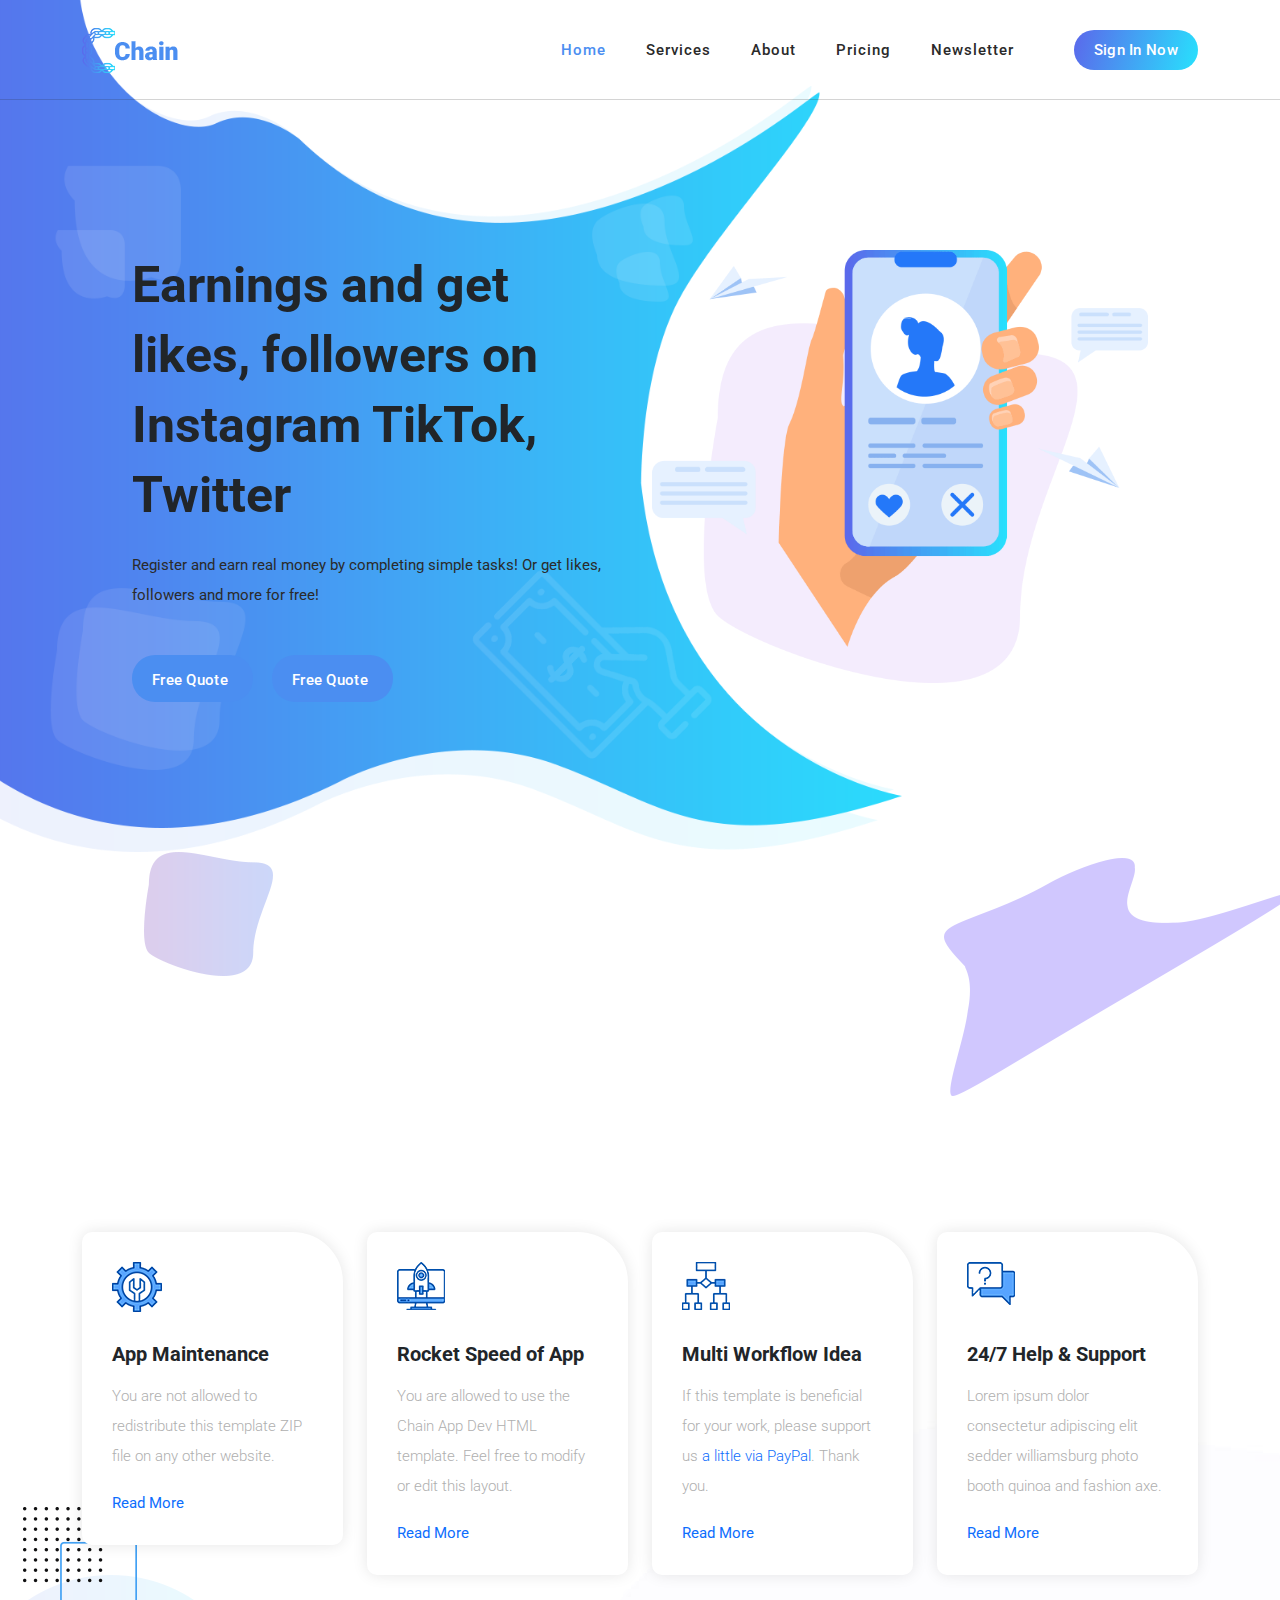
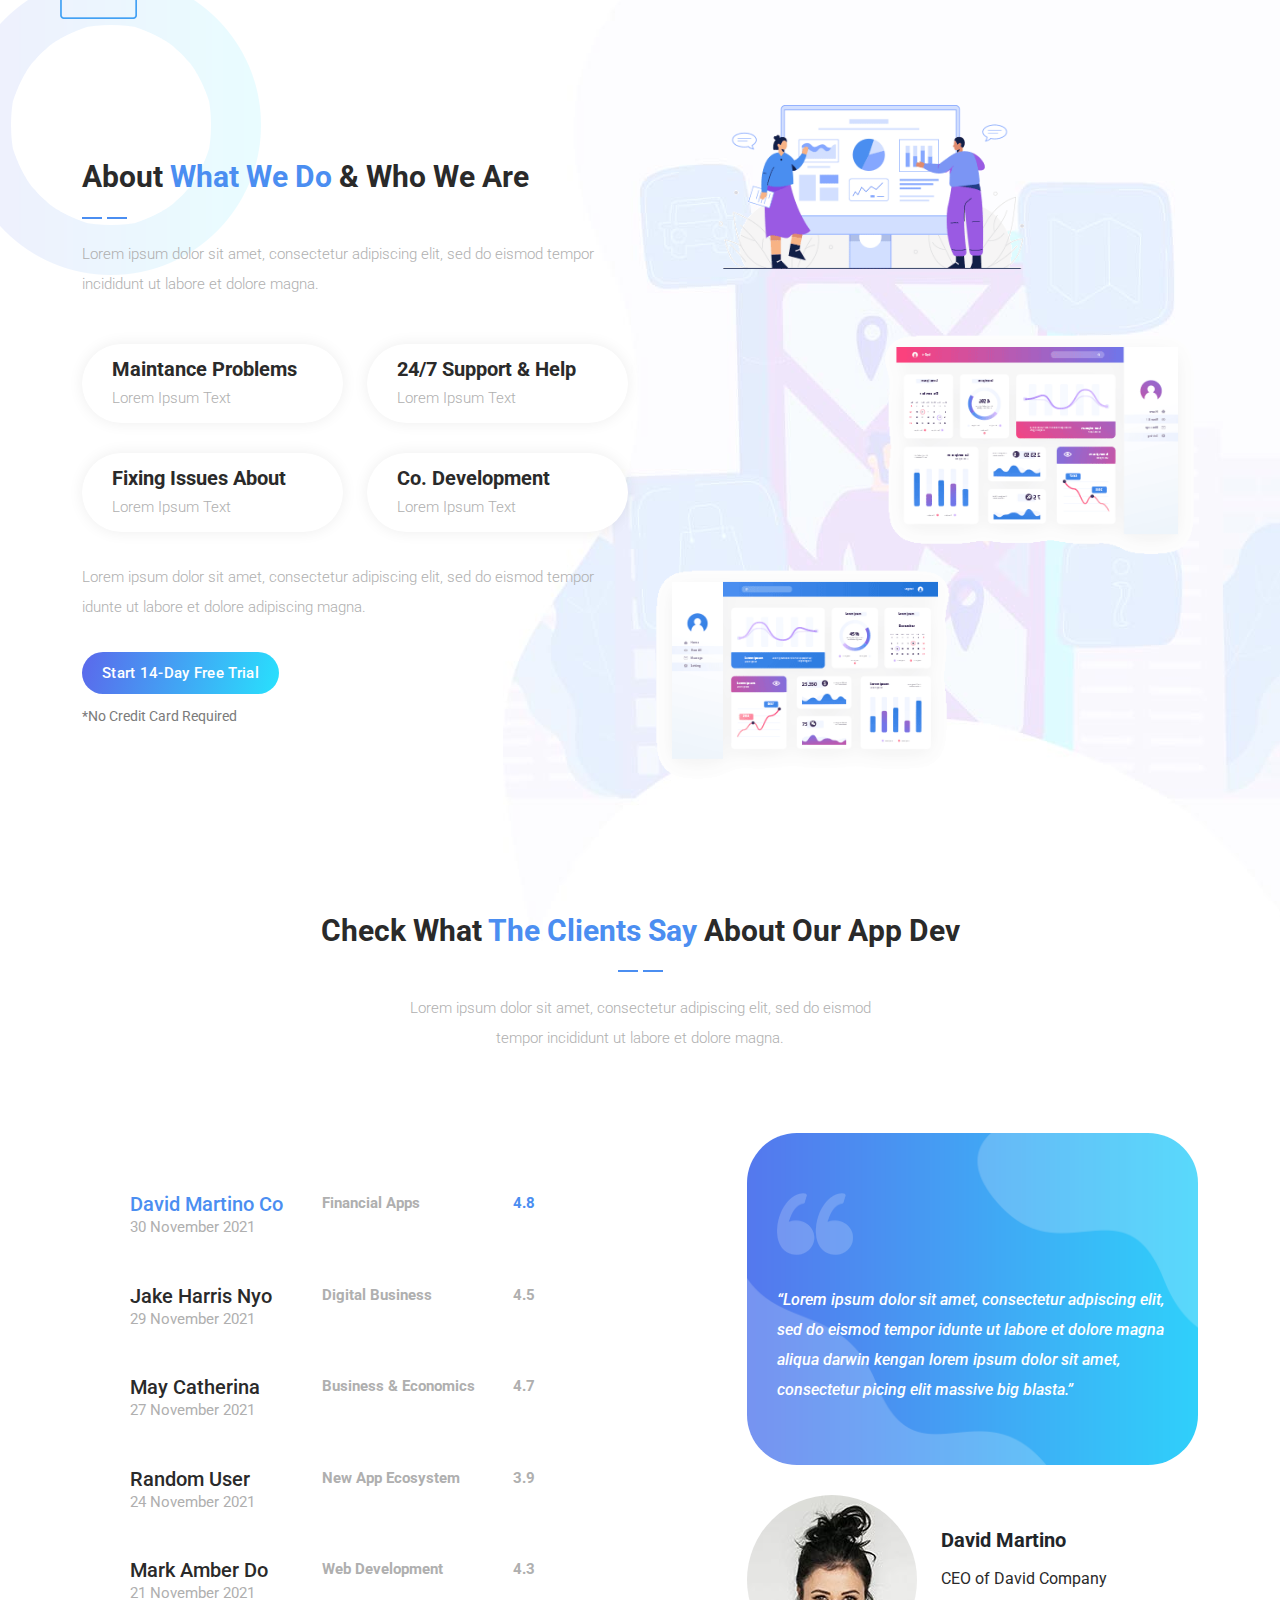
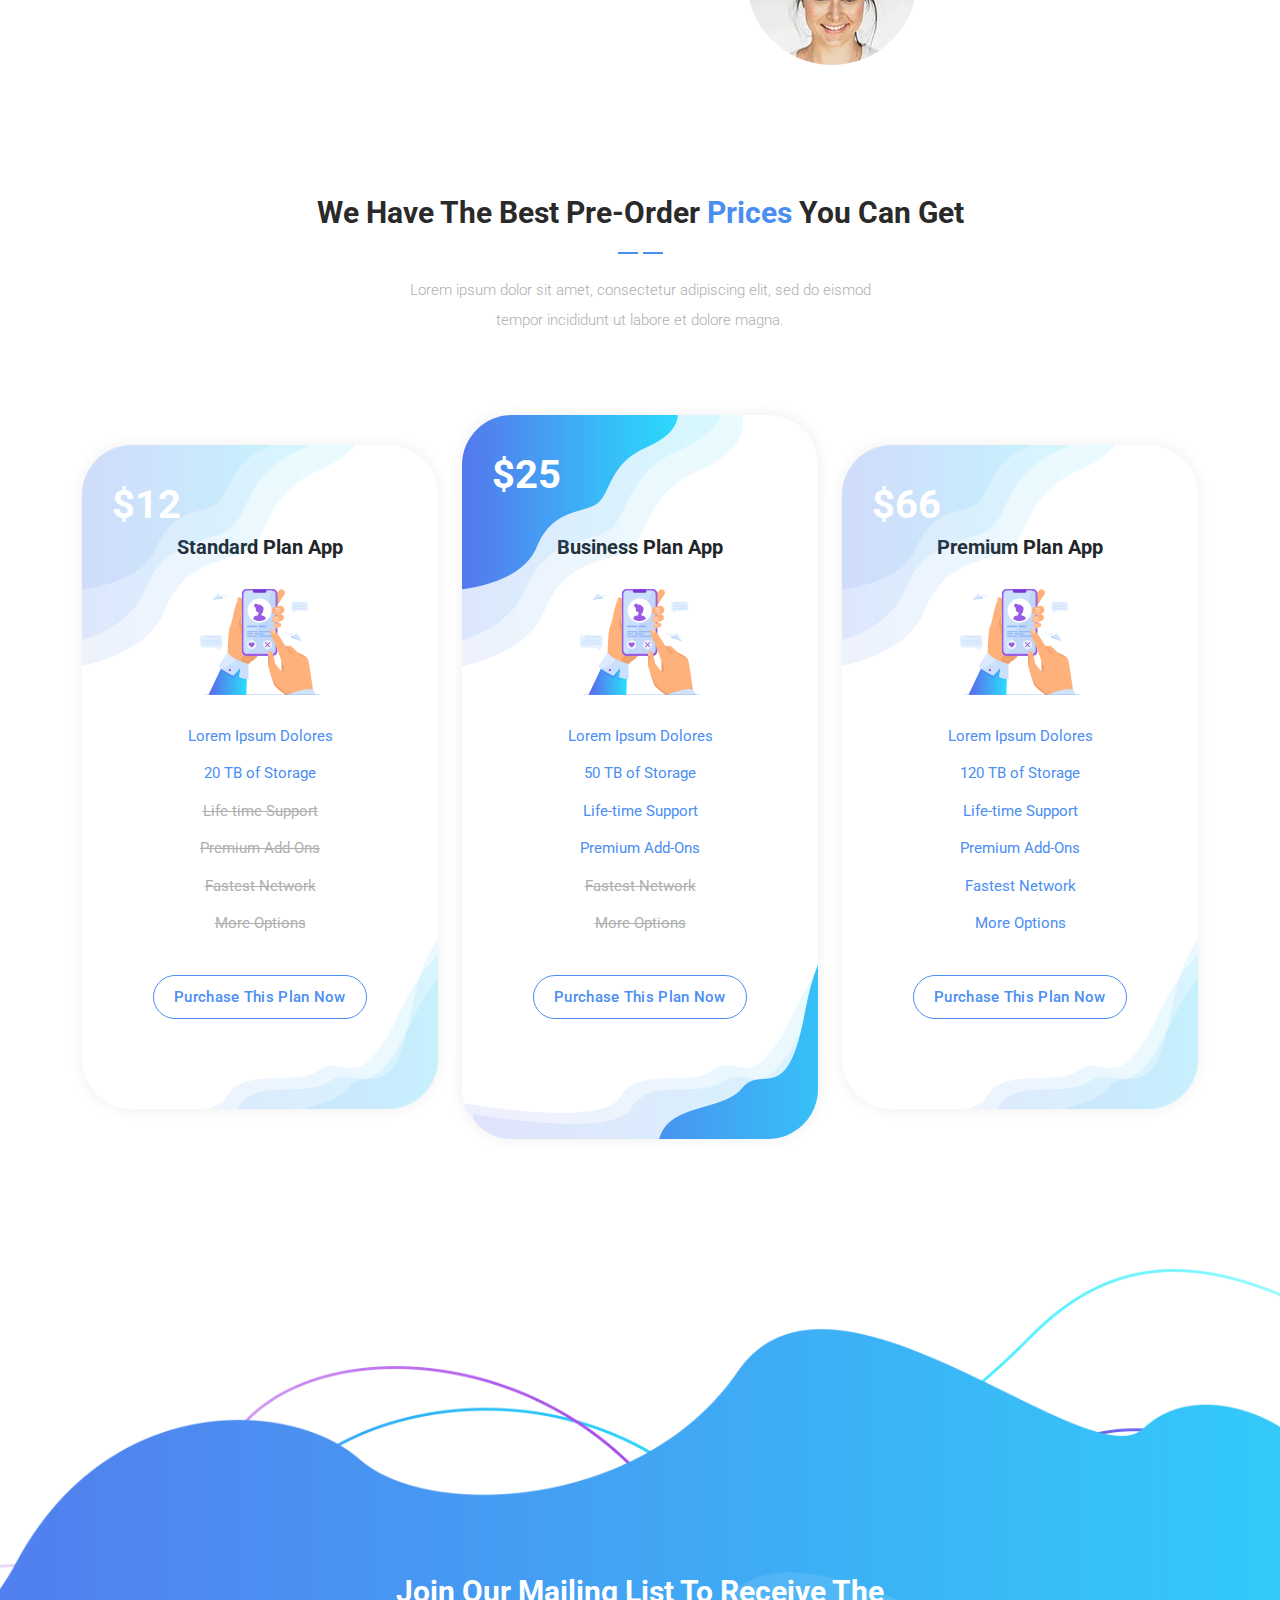
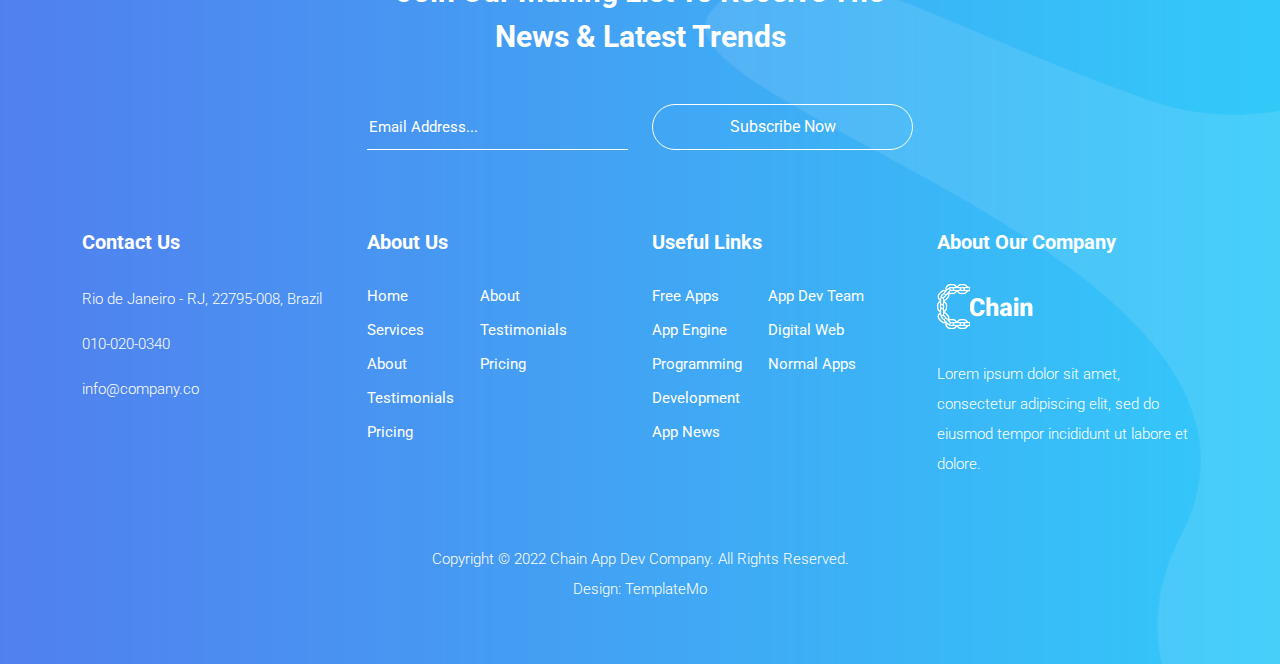
<file: index.html>
<!DOCTYPE html>
<html lang="en">

  <head>

    <meta charset="UTF-8">
    <meta name="viewport" content="width=device-width, initial-scale=1, shrink-to-fit=no">
    <meta name="description" content="">
    <meta name="author" content="">
    <link rel="preconnect" href="https://fonts.googleapis.com">
    <link rel="preconnect" href="https://fonts.gstatic.com" crossorigin>
    <link href="https://fonts.googleapis.com/css2?family=Roboto:wght@100;300;400;500;700;900&display=swap" rel="stylesheet">

    <title>Chain App Dev - App Landing Page HTML5 Template</title>

    <!-- Bootstrap core CSS -->
    <link href="vendor/bootstrap/css/bootstrap.min.css" rel="stylesheet">

<!--

TemplateMo 570 Chain App Dev

https://templatemo.com/tm-570-chain-app-dev

-->

    <!-- Additional CSS Files -->
    <link rel="stylesheet" href="https://use.fontawesome.com/releases/v5.8.1/css/all.css" integrity="sha384-50oBUHEmvpQ+1lW4y57PTFmhCaXp0ML5d60M1M7uH2+nqUivzIebhndOJK28anvf" crossorigin="anonymous">
    <link rel="stylesheet" href="assets/css/templatemo-chain-app-dev.css">
    <link rel="stylesheet" href="assets/css/animated.css">
    <link rel="stylesheet" href="assets/css/owl.css">

  </head>

<body>

  <!-- ***** Preloader Start ***** -->
  <div id="js-preloader" class="js-preloader">
    <div class="preloader-inner">
      <span class="dot"></span>
      <div class="dots">
        <span></span>
        <span></span>
        <span></span>
      </div>
    </div>
  </div>
  <!-- ***** Preloader End ***** -->

  <!-- ***** Header Area Start ***** -->
  <header class="header-area header-sticky wow slideInDown" data-wow-duration="0.75s" data-wow-delay="0s">
    <div class="container">
      <div class="row">
        <div class="col-12">
          <nav class="main-nav">
            <!-- ***** Logo Start ***** -->
            <a href="index.html" class="logo">
              <img src="assets/images/logo.png" alt="Chain App Dev">
            </a>
            <!-- ***** Logo End ***** -->
            <!-- ***** Menu Start ***** -->
            <ul class="nav">
              <li class="scroll-to-section"><a href="#top" class="active">Home</a></li>
              <li class="scroll-to-section"><a href="#services">Services</a></li>
              <li class="scroll-to-section"><a href="#about">About</a></li>
              <li class="scroll-to-section"><a href="#pricing">Pricing</a></li>
              <li class="scroll-to-section"><a href="#newsletter">Newsletter</a></li>
              <li><div class="gradient-button"><a id="" href="login.html"><i class="fa fa-sign-in-alt"></i> Sign In Now</a></div></li> 
            </ul>        
            <a class='menu-trigger'>
                <span>Menu</span>
            </a>
            <!-- ***** Menu End ***** -->
          </nav>
        </div>
      </div>
    </div>
  </header>
  <!-- ***** Header Area End ***** -->
  
  <div id="modal" class="popupContainer" style="display:none;">
    <div class="popupHeader">
        <span class="header_title">Login</span>
        <span class="modal_close"><i class="fa fa-times"></i></span>
    </div>

    <section class="popupBody">
        <!-- Social Login -->
        <div class="social_login">
            <div class="">
                <a href="#" class="social_box fb">
                    <span class="icon"><i class="fab fa-facebook"></i></span>
                    <span class="icon_title">Connect with Facebook</span>

                </a>

                <a href="#" class="social_box google">
                    <span class="icon"><i class="fab fa-google-plus"></i></span>
                    <span class="icon_title">Connect with Google</span>
                </a>
            </div>

            <div class="centeredText">
                <span>Or use your Email address</span>
            </div>

            <div class="action_btns">
                <div class="one_half"><a href="#" id="login_form" class="btn">Login</a></div>
                <div class="one_half last"><a href="#" id="register_form" class="btn">Sign up</a></div>
            </div>
        </div>

        <!-- Username & Password Login form -->
        <div class="user_login">
            <form>
                <label>Email / Username</label>
                <input type="text" />
                <br />

                <label>Password</label>
                <input type="password" />
                <br />

                <div class="checkbox">
                    <input id="remember" type="checkbox" />
                    <label for="remember">Remember me on this computer</label>
                </div>

                <div class="action_btns">
                    <div class="one_half"><a href="#" class="btn back_btn"><i class="fa fa-angle-double-left"></i> Back</a></div>
                    <div class="one_half last"><a href="#" class="btn btn_red">Login</a></div>
                </div>
            </form>

            <a href="#" class="forgot_password">Forgot password?</a>
        </div>

        <!-- Register Form -->
        <div class="user_register">
            <form>
                <label>Full Name</label>
                <input type="text" />
                <br />

                <label>Email Address</label>
                <input type="email" />
                <br />

                <label>Password</label>
                <input type="password" />
                <br />

                <div class="checkbox">
                    <input id="send_updates" type="checkbox" />
                    <label for="send_updates">Send me occasional email updates</label>
                </div>

                <div class="action_btns">
                    <div class="one_half"><a href="#" class="btn back_btn"><i class="fa fa-angle-double-left"></i> Back</a></div>
                    <div class="one_half last"><a href="#" class="btn btn_red">Register</a></div>
                </div>
            </form>
        </div>
    </section>
</div>

  <div class="main-banner wow fadeIn" id="top" data-wow-duration="1s" data-wow-delay="0.5s">
    <div class="container">
      <div class="row">
        <div class="col-lg-12">
          <div class="row">
            <div class="col-lg-6 align-self-center">
              <div class="left-content show-up header-text wow fadeInLeft" data-wow-duration="1s" data-wow-delay="1s">
                <div class="row">
                  <div class="col-lg-12">
                    <h2>Earnings and get likes, followers on Instagram TikTok, Twitter</h2>
                    <p>Register and earn real money by completing simple tasks! Or get likes, followers and more for free!</p>
                  </div>
                  <div class="col-lg-12">
                    <div class="white-button first-button scroll-to-section">
                      <a href="#contact">Free Quote <i class="fab fa-apple"></i></a>
                    </div>
                    <div class="white-button scroll-to-section">
                      <a href="#contact">Free Quote <i class="fab fa-google-play"></i></a>
                    </div>
                  </div>
                </div>
              </div>
            </div>
            <div class="col-lg-6">
              <div class="right-image wow fadeInRight" data-wow-duration="1s" data-wow-delay="0.5s">
                <img src="assets/images/slider-dec.png" alt="">
              </div>
            </div>
          </div>
        </div>
      </div>
    </div>
  </div>

  <div id="services" class="services section">
    <div class="container">
      <div class="row">
        <div class="col-lg-8 offset-lg-2">
          <div class="section-heading  wow fadeInDown" data-wow-duration="1s" data-wow-delay="0.5s">
            <h4>Amazing <em>Services &amp; Features</em> for you</h4>
            <img src="assets/images/heading-line-dec.png" alt="">
            <p>If you need the greatest collection of HTML templates for your business, please visit <a rel="nofollow" href="https://www.toocss.com/" target="_blank">TooCSS</a> Blog. If you need to have a contact form PHP script, go to <a href="https://templatemo.com/contact" target="_parent">our contact page</a> for more information.</p>
          </div>
        </div>
      </div>
    </div>
    <div class="container">
      <div class="row">
        <div class="col-lg-3">
          <div class="service-item first-service">
            <div class="icon"></div>
            <h4>App Maintenance</h4>
            <p>You are not allowed to redistribute this template ZIP file on any other website.</p>
            <div class="text-button">
              <a href="#">Read More <i class="fa fa-arrow-right"></i></a>
            </div>
          </div>
        </div>
        <div class="col-lg-3">
          <div class="service-item second-service">
            <div class="icon"></div>
            <h4>Rocket Speed of App</h4>
            <p>You are allowed to use the Chain App Dev HTML template. Feel free to modify or edit this layout.</p>
            <div class="text-button">
              <a href="#">Read More <i class="fa fa-arrow-right"></i></a>
            </div>
          </div>
        </div>
        <div class="col-lg-3">
          <div class="service-item third-service">
            <div class="icon"></div>
            <h4>Multi Workflow Idea</h4>
            <p>If this template is beneficial for your work, please support us <a rel="nofollow" href="https://paypal.me/templatemo" target="_blank">a little via PayPal</a>. Thank you.</p>
            <div class="text-button">
              <a href="#">Read More <i class="fa fa-arrow-right"></i></a>
            </div>
          </div>
        </div>
        <div class="col-lg-3">
          <div class="service-item fourth-service">
            <div class="icon"></div>
            <h4>24/7 Help &amp; Support</h4>
            <p>Lorem ipsum dolor consectetur adipiscing elit sedder williamsburg photo booth quinoa and fashion axe.</p>
            <div class="text-button">
              <a href="#">Read More <i class="fa fa-arrow-right"></i></a>
            </div>
          </div>
        </div>
      </div>
    </div>
  </div>

  <div id="about" class="about-us section">
    <div class="container">
      <div class="row">
        <div class="col-lg-6 align-self-center">
          <div class="section-heading">
            <h4>About <em>What We Do</em> &amp; Who We Are</h4>
            <img src="assets/images/heading-line-dec.png" alt="">
            <p>Lorem ipsum dolor sit amet, consectetur adipiscing elit, sed do eismod tempor incididunt ut labore et dolore magna.</p>
          </div>
          <div class="row">
            <div class="col-lg-6">
              <div class="box-item">
                <h4><a href="#">Maintance Problems</a></h4>
                <p>Lorem Ipsum Text</p>
              </div>
            </div>
            <div class="col-lg-6">
              <div class="box-item">
                <h4><a href="#">24/7 Support &amp; Help</a></h4>
                <p>Lorem Ipsum Text</p>
              </div>
            </div>
            <div class="col-lg-6">
              <div class="box-item">
                <h4><a href="#">Fixing Issues About</a></h4>
                <p>Lorem Ipsum Text</p>
              </div>
            </div>
            <div class="col-lg-6">
              <div class="box-item">
                <h4><a href="#">Co. Development</a></h4>
                <p>Lorem Ipsum Text</p>
              </div>
            </div>
            <div class="col-lg-12">
              <p>Lorem ipsum dolor sit amet, consectetur adipiscing elit, sed do eismod tempor idunte ut labore et dolore adipiscing  magna.</p>
              <div class="gradient-button">
                <a href="#">Start 14-Day Free Trial</a>
              </div>
              <span>*No Credit Card Required</span>
            </div>
          </div>
        </div>
        <div class="col-lg-6">
          <div class="right-image">
            <img src="assets/images/about-right-dec.png" alt="">
          </div>
        </div>
      </div>
    </div>
  </div>

  <div id="clients" class="the-clients">
    <div class="container">
      <div class="row">
        <div class="col-lg-8 offset-lg-2">
          <div class="section-heading">
            <h4>Check What <em>The Clients Say</em> About Our App Dev</h4>
            <img src="assets/images/heading-line-dec.png" alt="">
            <p>Lorem ipsum dolor sit amet, consectetur adipiscing elit, sed do eismod tempor incididunt ut labore et dolore magna.</p>
          </div>
        </div>
        <div class="col-lg-12">
          <div class="naccs">
            <div class="grid">
              <div class="row">
                <div class="col-lg-7 align-self-center">
                  <div class="menu">
                    <div class="first-thumb active">
                      <div class="thumb">
                        <div class="row">
                          <div class="col-lg-4 col-sm-4 col-12">
                            <h4>David Martino Co</h4>
                            <span class="date">30 November 2021</span>
                          </div>
                          <div class="col-lg-4 col-sm-4 d-none d-sm-block">
                            <span class="category">Financial Apps</span>
                          </div>
                          <div class="col-lg-4 col-sm-4 col-12">
                              <i class="fa fa-star"></i>
                              <i class="fa fa-star"></i>
                              <i class="fa fa-star"></i>
                              <i class="fa fa-star"></i>
                              <i class="fa fa-star"></i>
                              <span class="rating">4.8</span>
                          </div>
                        </div>
                      </div>
                    </div>
                    <div>
                      <div class="thumb">
                        <div class="row">
                          <div class="col-lg-4 col-sm-4 col-12">
                            <h4>Jake Harris Nyo</h4>
                            <span class="date">29 November 2021</span>
                          </div>
                          <div class="col-lg-4 col-sm-4 d-none d-sm-block">
                            <span class="category">Digital Business</span>
                          </div>
                          <div class="col-lg-4 col-sm-4 col-12">
                              <i class="fa fa-star"></i>
                              <i class="fa fa-star"></i>
                              <i class="fa fa-star"></i>
                              <i class="fa fa-star"></i>
                              <i class="fa fa-star"></i>
                              <span class="rating">4.5</span>
                          </div>
                        </div>
                      </div>
                    </div>
                    <div>
                      <div class="thumb">
                        <div class="row">
                          <div class="col-lg-4 col-sm-4 col-12">
                            <h4>May Catherina</h4>
                            <span class="date">27 November 2021</span>
                          </div>
                          <div class="col-lg-4 col-sm-4 d-none d-sm-block">
                            <span class="category">Business &amp; Economics</span>
                          </div>
                          <div class="col-lg-4 col-sm-4 col-12">
                              <i class="fa fa-star"></i>
                              <i class="fa fa-star"></i>
                              <i class="fa fa-star"></i>
                              <i class="fa fa-star"></i>
                              <i class="fa fa-star"></i>
                              <span class="rating">4.7</span>
                          </div>
                        </div>
                      </div>
                    </div>
                    <div>
                      <div class="thumb">
                        <div class="row">
                          <div class="col-lg-4 col-sm-4 col-12">
                            <h4>Random User</h4>
                            <span class="date">24 November 2021</span>
                          </div>
                          <div class="col-lg-4 col-sm-4 d-none d-sm-block">
                            <span class="category">New App Ecosystem</span>
                          </div>
                          <div class="col-lg-4 col-sm-4 col-12">
                              <i class="fa fa-star"></i>
                              <i class="fa fa-star"></i>
                              <i class="fa fa-star"></i>
                              <i class="fa fa-star"></i>
                              <i class="fa fa-star"></i>
                              <span class="rating">3.9</span>
                          </div>
                        </div>
                      </div>
                    </div>
                    <div class="last-thumb">
                      <div class="thumb">
                        <div class="row">
                          <div class="col-lg-4 col-sm-4 col-12">
                            <h4>Mark Amber Do</h4>
                            <span class="date">21 November 2021</span>
                          </div>
                          <div class="col-lg-4 col-sm-4 d-none d-sm-block">
                            <span class="category">Web Development</span>
                          </div>
                          <div class="col-lg-4 col-sm-4 col-12">
                              <i class="fa fa-star"></i>
                              <i class="fa fa-star"></i>
                              <i class="fa fa-star"></i>
                              <i class="fa fa-star"></i>
                              <i class="fa fa-star"></i>
                              <span class="rating">4.3</span>
                          </div>
                        </div>
                      </div>
                    </div>
                  </div>
                </div> 
                <div class="col-lg-5">
                  <ul class="nacc">
                    <li class="active">
                      <div>
                        <div class="thumb">
                          <div class="row">
                            <div class="col-lg-12">
                              <div class="client-content">
                                <img src="assets/images/quote.png" alt="">
                                <p>“Lorem ipsum dolor sit amet, consectetur adpiscing elit, sed do eismod tempor idunte ut labore et dolore magna aliqua darwin kengan
                                  lorem ipsum dolor sit amet, consectetur picing elit massive big blasta.”</p>
                              </div>
                              <div class="down-content">
                                <img src="assets/images/client-image.jpg" alt="">
                                <div class="right-content">
                                  <h4>David Martino</h4>
                                  <span>CEO of David Company</span>
                                </div>
                              </div>
                            </div>
                          </div>
                        </div>
                      </div>
                    </li>
                    <li>
                      <div>
                        <div class="thumb">
                          <div class="row">
                            <div class="col-lg-12">
                              <div class="client-content">
                                <img src="assets/images/quote.png" alt="">
                                <p>“CTO, Lorem ipsum dolor sit amet, consectetur adpiscing elit, sed do eismod tempor idunte ut labore et dolore magna aliqua darwin kengan
                                  lorem ipsum dolor sit amet, consectetur picing elit massive big blasta.”</p>
                              </div>
                              <div class="down-content">
                                <img src="assets/images/client-image.jpg" alt="">
                                <div class="right-content">
                                  <h4>Jake H. Nyo</h4>
                                  <span>CTO of Digital Company</span>
                                </div>
                              </div>
                            </div>
                          </div>
                        </div>
                      </div>
                    </li>
                    <li>
                      <div>
                        <div class="thumb">
                          <div class="row">
                            <div class="col-lg-12">
                              <div class="client-content">
                                <img src="assets/images/quote.png" alt="">
                                <p>“May, Lorem ipsum dolor sit amet, consectetur adpiscing elit, sed do eismod tempor idunte ut labore et dolore magna aliqua darwin kengan
                                  lorem ipsum dolor sit amet, consectetur picing elit massive big blasta.”</p>
                              </div>
                              <div class="down-content">
                                <img src="assets/images/client-image.jpg" alt="">
                                <div class="right-content">
                                  <h4>May C.</h4>
                                  <span>Founder of Catherina Co.</span>
                                </div>
                              </div>
                            </div>
                          </div>
                        </div>
                      </div>
                    </li>
                    <li>
                      <div>
                        <div class="thumb">
                          <div class="row">
                            <div class="col-lg-12">
                              <div class="client-content">
                                <img src="assets/images/quote.png" alt="">
                                <p>“Lorem ipsum dolor sit amet, consectetur adpiscing elit, sed do eismod tempor idunte ut labore et dolore magna aliqua darwin kengan
                                  lorem ipsum dolor sit amet, consectetur picing elit massive big blasta.”</p>
                              </div>
                              <div class="down-content">
                                <img src="assets/images/client-image.jpg" alt="">
                                <div class="right-content">
                                  <h4>Random Staff</h4>
                                  <span>Manager, Digital Company</span>
                                </div>
                              </div>
                            </div>
                          </div>
                        </div>
                      </div>
                    </li>
                    <li>
                      <div>
                        <div class="thumb">
                          <div class="row">
                            <div class="col-lg-12">
                              <div class="client-content">
                                <img src="assets/images/quote.png" alt="">
                                <p>“Mark, Lorem ipsum dolor sit amet, consectetur adpiscing elit, sed do eismod tempor idunte ut labore et dolore magna aliqua darwin kengan
                                  lorem ipsum dolor sit amet, consectetur picing elit massive big blasta.”</p>
                              </div>
                              <div class="down-content">
                                <img src="assets/images/client-image.jpg" alt="">
                                <div class="right-content">
                                  <h4>Mark Am</h4>
                                  <span>CTO, Amber Do Company</span>
                                </div>
                              </div>
                            </div>
                          </div>
                        </div>
                      </div>
                    </li>
                  </ul>
                </div>          
              </div>
            </div>
          </div>
        </div>
      </div>
    </div>
  </div>

  <div id="pricing" class="pricing-tables">
    <div class="container">
      <div class="row">
        <div class="col-lg-8 offset-lg-2">
          <div class="section-heading">
            <h4>We Have The Best Pre-Order <em>Prices</em> You Can Get</h4>
            <img src="assets/images/heading-line-dec.png" alt="">
            <p>Lorem ipsum dolor sit amet, consectetur adipiscing elit, sed do eismod tempor incididunt ut labore et dolore magna.</p>
          </div>
        </div>
        <div class="col-lg-4">
          <div class="pricing-item-regular">
            <span class="price">$12</span>
            <h4>Standard Plan App</h4>
            <div class="icon">
              <img src="assets/images/pricing-table-01.png" alt="">
            </div>
            <ul>
              <li>Lorem Ipsum Dolores</li>
              <li>20 TB of Storage</li>
              <li class="non-function">Life-time Support</li>
              <li class="non-function">Premium Add-Ons</li>
              <li class="non-function">Fastest Network</li>
              <li class="non-function">More Options</li>
            </ul>
            <div class="border-button">
              <a href="#">Purchase This Plan Now</a>
            </div>
          </div>
        </div>
        <div class="col-lg-4">
          <div class="pricing-item-pro">
            <span class="price">$25</span>
            <h4>Business Plan App</h4>
            <div class="icon">
              <img src="assets/images/pricing-table-01.png" alt="">
            </div>
            <ul>
              <li>Lorem Ipsum Dolores</li>
              <li>50 TB of Storage</li>
              <li>Life-time Support</li>
              <li>Premium Add-Ons</li>
              <li class="non-function">Fastest Network</li>
              <li class="non-function">More Options</li>
            </ul>
            <div class="border-button">
              <a href="#">Purchase This Plan Now</a>
            </div>
          </div>
        </div>
        <div class="col-lg-4">
          <div class="pricing-item-regular">
            <span class="price">$66</span>
            <h4>Premium Plan App</h4>
            <div class="icon">
              <img src="assets/images/pricing-table-01.png" alt="">
            </div>
            <ul>
              <li>Lorem Ipsum Dolores</li>
              <li>120 TB of Storage</li>
              <li>Life-time Support</li>
              <li>Premium Add-Ons</li>
              <li>Fastest Network</li>
              <li>More Options</li>
            </ul>
            <div class="border-button">
              <a href="#">Purchase This Plan Now</a>
            </div>
          </div>
        </div>
      </div>
    </div>
  </div> 

  <footer id="newsletter">
    <div class="container">
      <div class="row">
        <div class="col-lg-8 offset-lg-2">
          <div class="section-heading">
            <h4>Join our mailing list to receive the news &amp; latest trends</h4>
          </div>
        </div>
        <div class="col-lg-6 offset-lg-3">
          <form id="search" action="#" method="GET">
            <div class="row">
              <div class="col-lg-6 col-sm-6">
                <fieldset>
                  <input type="address" name="address" class="email" placeholder="Email Address..." autocomplete="on" required>
                </fieldset>
              </div>
              <div class="col-lg-6 col-sm-6">
                <fieldset>
                  <button type="submit" class="main-button">Subscribe Now <i class="fa fa-angle-right"></i></button>
                </fieldset>
              </div>
            </div>
          </form>
        </div>
      </div>
      <div class="row">
        <div class="col-lg-3">
          <div class="footer-widget">
            <h4>Contact Us</h4>
            <p>Rio de Janeiro - RJ, 22795-008, Brazil</p>
            <p><a href="#">010-020-0340</a></p>
            <p><a href="#">info@company.co</a></p>
          </div>
        </div>
        <div class="col-lg-3">
          <div class="footer-widget">
            <h4>About Us</h4>
            <ul>
              <li><a href="#">Home</a></li>
              <li><a href="#">Services</a></li>
              <li><a href="#">About</a></li>
              <li><a href="#">Testimonials</a></li>
              <li><a href="#">Pricing</a></li>
            </ul>
            <ul>
              <li><a href="#">About</a></li>
              <li><a href="#">Testimonials</a></li>
              <li><a href="#">Pricing</a></li>
            </ul>
          </div>
        </div>
        <div class="col-lg-3">
          <div class="footer-widget">
            <h4>Useful Links</h4>
            <ul>
              <li><a href="#">Free Apps</a></li>
              <li><a href="#">App Engine</a></li>
              <li><a href="#">Programming</a></li>
              <li><a href="#">Development</a></li>
              <li><a href="#">App News</a></li>
            </ul>
            <ul>
              <li><a href="#">App Dev Team</a></li>
              <li><a href="#">Digital Web</a></li>
              <li><a href="#">Normal Apps</a></li>
            </ul>
          </div>
        </div>
        <div class="col-lg-3">
          <div class="footer-widget">
            <h4>About Our Company</h4>
            <div class="logo">
              <img src="assets/images/white-logo.png" alt="">
            </div>
            <p>Lorem ipsum dolor sit amet, consectetur adipiscing elit, sed do eiusmod tempor incididunt ut labore et dolore.</p>
          </div>
        </div>
        <div class="col-lg-12">
          <div class="copyright-text">
            <p>Copyright © 2022 Chain App Dev Company. All Rights Reserved. 
          <br>Design: <a href="https://templatemo.com/" target="_blank" title="css templates">TemplateMo</a></p>
          </div>
        </div>
      </div>
    </div>
  </footer>


  <!-- Scripts -->
  <script src="vendor/jquery/jquery.min.js"></script>
  <script src="vendor/bootstrap/js/bootstrap.bundle.min.js"></script>
  <script src="assets/js/owl-carousel.js"></script>
  <script src="assets/js/animation.js"></script>
  <script src="assets/js/imagesloaded.js"></script>
  <script src="assets/js/popup.js"></script>
  <script src="assets/js/custom.js"></script>
</body>
</html>
</file>
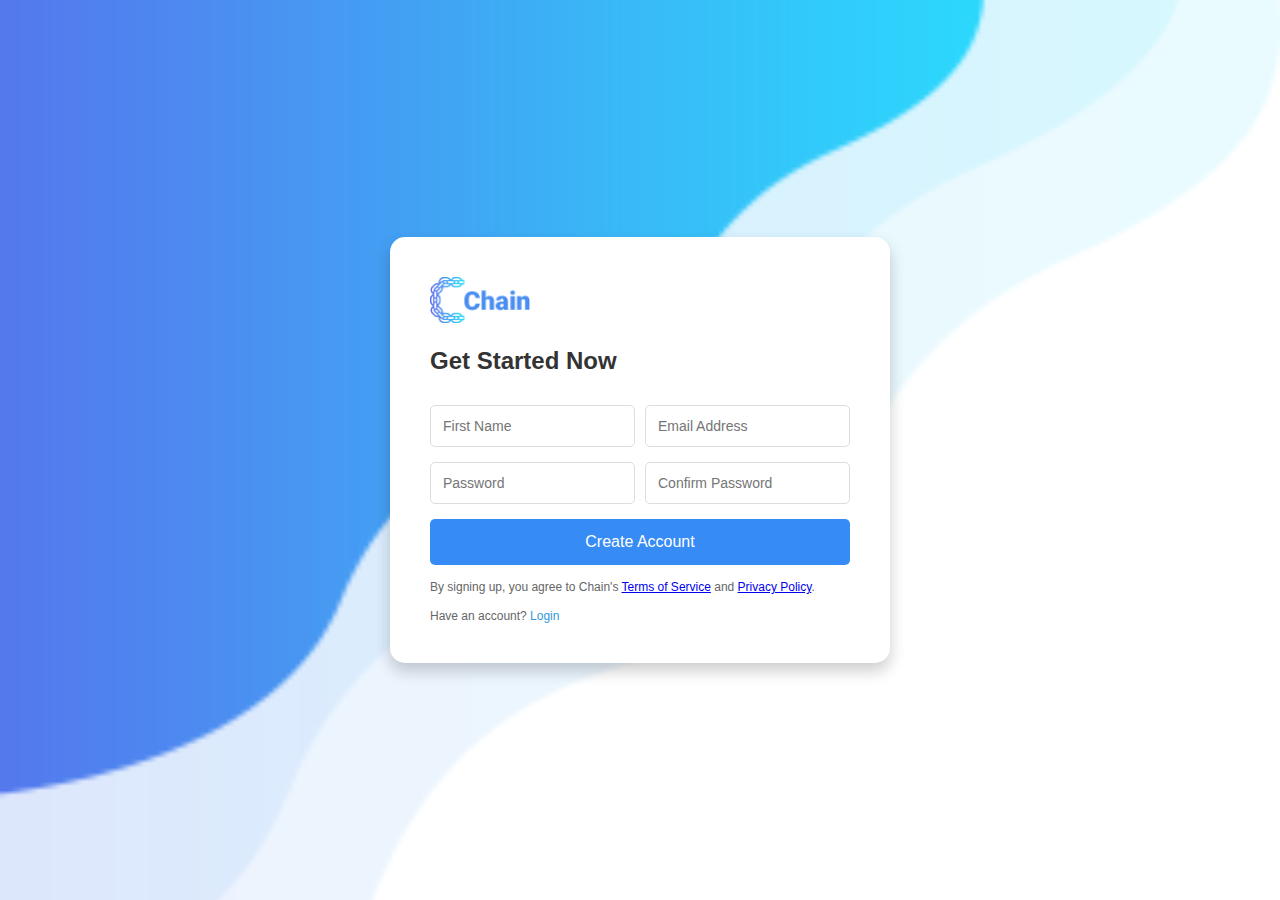
<file: login.html>
<!DOCTYPE html>
<html lang="ar">
<head>
    <meta charset="UTF-8">
    <meta name="viewport" content="width=device-width, initial-scale=1.0">
    <title>Sign Up / Login Form</title>
    <style>
        * {
            box-sizing: border-box;
            margin: 0;
            padding: 0;
            font-family: Arial, sans-serif;
        }

        body {
            background-image: url('assets/images/pro-table-top.png');
            background-size: cover;
            display: flex;
            justify-content: center;
            align-items: center;
            height: 100vh;
        }

        .container {
            background-color: white;
            padding: 40px;
            border-radius: 15px;
            box-shadow: 0 8px 16px rgba(0, 0, 0, 0.2);
            width: 500px;
        }

        @media (max-width: 600px) {
            .container {
                width: 350px; /* عرض أقل للشاشة الصغيرة */
                background-color: white;
            padding: 15px;
            border-radius: 15px;
            box-shadow: 0 8px 16px rgba(0, 0, 0, 0.2);
            }

            /* تعديل شكل المدخلات في الشاشات الصغيرة */
            .input-row {
                flex-direction: column; /* يجعل المدخلات تحت بعضها */
                align-items: stretch; /* يجعل المدخلات تأخذ عرض الحاوية بالكامل */
            }

            .input-row input {
                width: 100%; /* يجعل المدخلات تأخذ العرض الكامل للحاوية */
                margin-bottom: 10px; /* يضيف مسافة بين المدخلات */
            }
        }

        .logo img {
            width: 100px;
            margin-bottom: 20px;
        }

        h2 {
            margin-bottom: 30px;
            color: #333;
        }

        form {
            display: flex;
            flex-direction: column; /* لجعل العناصر في شكل عمودي بشكل افتراضي */
            gap: 15px;
        }

        .input-row {
            display: flex; /* وضع المدخلات جنبًا إلى جنب */
            gap: 10px; /* المسافة بين المدخلات */
            flex-wrap: wrap; /* يسمح بالالتفاف للمدخلات */
        }

        .input-row input {
            flex: 1; /* يجعل المدخلات تتوزع بالتساوي */
            padding: 12px;
            font-size: 14px;
            border: 1px solid #ddd;
            border-radius: 5px;
            transition: border-color 0.3s ease;
        }

        .input-row input:focus {
            border-color: #3498db;
            outline: none;
            box-shadow: 0 0 8px rgba(52, 152, 219, 0.3);
        }

        input[type="email"],
        input[type="password"],
        input[type="text"] {
            padding: 12px;
            font-size: 14px;
            border: 1px solid #ddd;
            border-radius: 5px;
            width: 100%; /* لتكون المدخلات بعرض كامل */
        }

        input:focus {
            border-color: #3498db;
            box-shadow: 0 0 8px rgba(52, 152, 219, 0.3);
        }

        .create-account,
        .login-btn {
            background-color: #378BF5;
            color: white;
            border: none;
            padding: 14px;
            font-size: 16px;
            border-radius: 5px;
            cursor: pointer;
            transition: background-color 0.3s ease;
        }

        .create-account:hover,
        .login-btn:hover {
            background-color: #2874c1;
        }

        .toggle-link {
            color: #3498db;
            cursor: pointer;
            text-decoration: none;
        }

        p {
            font-size: 12px;
            color: #666;
        }

        .hidden {
            display: none;
        }
    </style>
</head>
<body>
    <div class="container">
        <div class="logo">
            <img src="assets/images/logo.png" alt="SocialBee Logo">
        </div>
        <h2>Get Started Now</h2>
        
        <!-- Register Form -->
        <form id="register-form">
            <div class="input-row">
                <input type="text" placeholder="First Name" required>
                <input type="email" placeholder="Email Address" required>
            </div>
            <div class="input-row">
                <input type="password" placeholder="Password" required>
                <input type="password" placeholder="Confirm Password" required>

            </div>
            <button type="submit" class="create-account">Create Account</button>
            <p>By signing up, you agree to Chain's <a href="#">Terms of Service</a> and <a href="#">Privacy Policy</a>.</p>
            <p>Have an account? <a class="toggle-link" id="to-login">Login</a></p>
        </form>

        <!-- Login Form -->
        <form id="login-form" class="hidden">
            <input type="email" placeholder="Email Address" required>
            <input type="password" placeholder="Password" required>
            <button type="submit" class="login-btn">Login</button>
            <p>Don't have an account? <a class="toggle-link" id="to-register">Register</a></p>
        </form>
    </div>

    <script>
        const loginForm = document.getElementById('login-form');
        const registerForm = document.getElementById('register-form');
        const toLoginLink = document.getElementById('to-login');
        const toRegisterLink = document.getElementById('to-register');

        toLoginLink.addEventListener('click', () => {
            registerForm.classList.add('hidden');
            loginForm.classList.remove('hidden');
        });

        toRegisterLink.addEventListener('click', () => {
            loginForm.classList.add('hidden');
            registerForm.classList.remove('hidden');
        });
    </script>
</body>
</html>
</file>
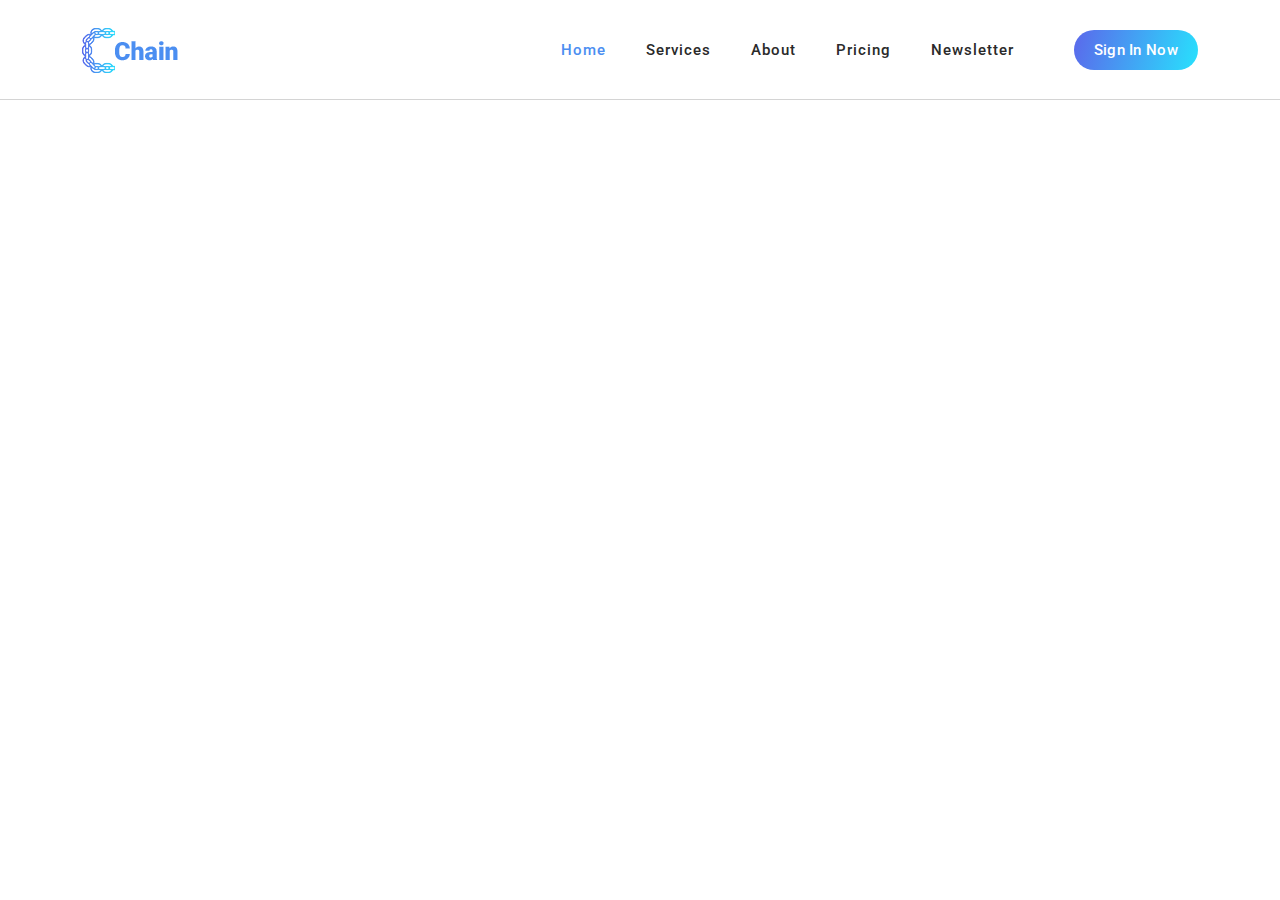
<file: test.html>
<!DOCTYPE html>
<html lang="en">

  <head>

    <meta charset="UTF-8">
    <meta name="viewport" content="width=device-width, initial-scale=1, shrink-to-fit=no">
    <meta name="description" content="">
    <meta name="author" content="">
    <link rel="preconnect" href="https://fonts.googleapis.com">
    <link rel="preconnect" href="https://fonts.gstatic.com" crossorigin>
    <link href="https://fonts.googleapis.com/css2?family=Roboto:wght@100;300;400;500;700;900&display=swap" rel="stylesheet">

    <title>Chain App Dev - App Landing Page HTML5 Template</title>

    <!-- Bootstrap core CSS -->
    <link href="vendor/bootstrap/css/bootstrap.min.css" rel="stylesheet">

<!--

TemplateMo 570 Chain App Dev

https://templatemo.com/tm-570-chain-app-dev

-->

    <!-- Additional CSS Files -->
    <link rel="stylesheet" href="https://use.fontawesome.com/releases/v5.8.1/css/all.css" integrity="sha384-50oBUHEmvpQ+1lW4y57PTFmhCaXp0ML5d60M1M7uH2+nqUivzIebhndOJK28anvf" crossorigin="anonymous">
    <link rel="stylesheet" href="assets/css/templatemo-chain-app-dev.css">
    <link rel="stylesheet" href="assets/css/animated.css">
    <link rel="stylesheet" href="assets/css/owl.css">

  </head>

<body>

  <!-- ***** Preloader Start ***** -->
  <div id="js-preloader" class="js-preloader">
    <div class="preloader-inner">
      <span class="dot"></span>
      <div class="dots">
        <span></span>
        <span></span>
        <span></span>
      </div>
    </div>
  </div>
  <!-- ***** Preloader End ***** -->

  <!-- ***** Header Area Start ***** -->
  <header class="header-area header-sticky wow slideInDown" data-wow-duration="0.75s" data-wow-delay="0s">
    <div class="container">
      <div class="row">
        <div class="col-12">
          <nav class="main-nav">
            <!-- ***** Logo Start ***** -->
            <a href="index.html" class="logo">
              <img src="assets/images/logo.png" alt="Chain App Dev">
            </a>
            <!-- ***** Logo End ***** -->
            <!-- ***** Menu Start ***** -->
            <ul class="nav">
              <li class="scroll-to-section"><a href="#top" class="active">Home</a></li>
              <li class="scroll-to-section"><a href="#services">Services</a></li>
              <li class="scroll-to-section"><a href="#about">About</a></li>
              <li class="scroll-to-section"><a href="#pricing">Pricing</a></li>
              <li class="scroll-to-section"><a href="#newsletter">Newsletter</a></li>
              <li><div class="gradient-button"><a id="modal_trigger" href="#modal"><i class="fa fa-sign-in-alt"></i> Sign In Now</a></div></li> 
            </ul>        
            <a class='menu-trigger'>
                <span>Menu</span>
            </a>
            <!-- ***** Menu End ***** -->
          </nav>
        </div>
      </div>
    </div>
  </header>
  <!-- ***** Header Area End ***** -->
  
  <div id="modal" class="popupContainer" style="display:none;">
    <div class="popupHeader">
        <span class="header_title">Login</span>
        <span class="modal_close"><i class="fa fa-times"></i></span>
    </div>

    <section class="popupBody">
        <!-- Social Login -->
        <div class="social_login">
            <div class="">
                <a href="#" class="social_box fb">
                    <span class="icon"><i class="fab fa-facebook"></i></span>
                    <span class="icon_title">Connect with Facebook</span>

                </a>

                <a href="#" class="social_box google">
                    <span class="icon"><i class="fab fa-google-plus"></i></span>
                    <span class="icon_title">Connect with Google</span>
                </a>
            </div>

            <div class="centeredText">
                <span>Or use your Email address</span>
            </div>

            <div class="action_btns">
                <div class="one_half"><a href="#" id="login_form" class="btn">Login</a></div>
                <div class="one_half last"><a href="#" id="register_form" class="btn">Sign up</a></div>
            </div>
        </div>

        <!-- Username & Password Login form -->
        <div class="user_login">
            <form>
                <label>Email / Username</label>
                <input type="text" />
                <br />

                <label>Password</label>
                <input type="password" />
                <br />

                <div class="checkbox">
                    <input id="remember" type="checkbox" />
                    <label for="remember">Remember me on this computer</label>
                </div>

                <div class="action_btns">
                    <div class="one_half"><a href="#" class="btn back_btn"><i class="fa fa-angle-double-left"></i> Back</a></div>
                    <div class="one_half last"><a href="#" class="btn btn_red">Login</a></div>
                </div>
            </form>

            <a href="#" class="forgot_password">Forgot password?</a>
        </div>

        <!-- Register Form -->
        <div class="user_register">
            <form>
                <label>Full Name</label>
                <input type="text" />
                <br />

                <label>Email Address</label>
                <input type="email" />
                <br />

                <label>Password</label>
                <input type="password" />
                <br />

                <div class="checkbox">
                    <input id="send_updates" type="checkbox" />
                    <label for="send_updates">Send me occasional email updates</label>
                </div>

                <div class="action_btns">
                    <div class="one_half"><a href="#" class="btn back_btn"><i class="fa fa-angle-double-left"></i> Back</a></div>
                    <div class="one_half last"><a href="#" class="btn btn_red">Register</a></div>
                </div>
            </form>
        </div>
    </section>
</div>


 


 


  <!-- Scripts -->
  <script src="vendor/jquery/jquery.min.js"></script>
  <script src="vendor/bootstrap/js/bootstrap.bundle.min.js"></script>
  <script src="assets/js/owl-carousel.js"></script>
  <script src="assets/js/animation.js"></script>
  <script src="assets/js/imagesloaded.js"></script>
  <script src="assets/js/popup.js"></script>
  <script src="assets/js/custom.js"></script>
</body>
</html>
</file>
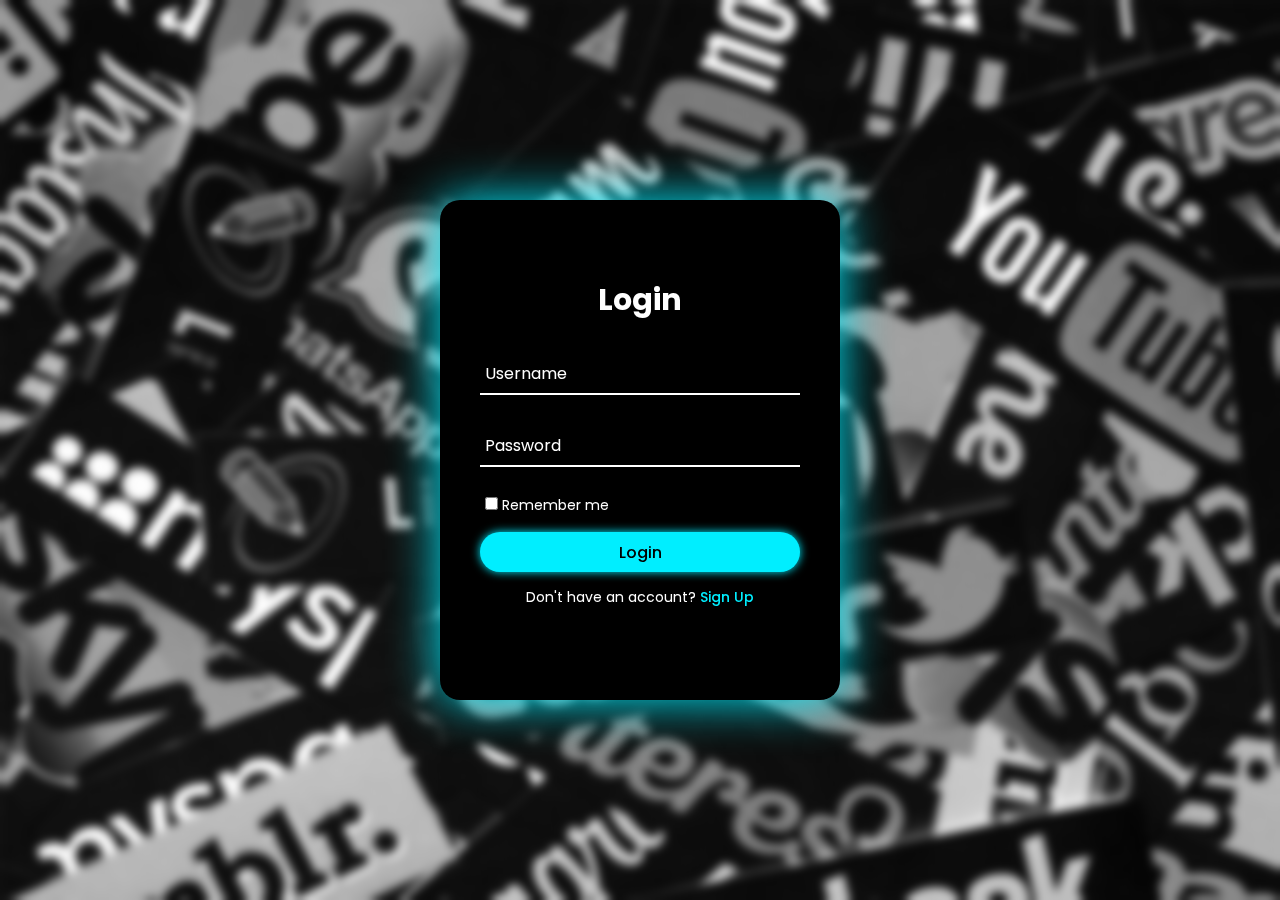
<file: login/login.html>
<!DOCTYPE html>
<html lang="en">

<head>
  <meta charset="UTF-8">
  <meta http-equiv="X-UA-Compatible" content="IE=edge">
  <meta name="viewport" content="width=device-width, initial-scale=1.0">
  <title>Animated Login & Registration Form | Codehal</title>
  <link rel="stylesheet" type="text/css" href="style.css">
  <link href='https://unpkg.com/boxicons@2.1.4/css/boxicons.min.css' rel='stylesheet'>
</head>

<body>

  <div class="wrapper">
    <!-- Login Form -->
    <div class="form-wrapper sign-in active">
      <form action="">
        <h2>Login</h2>
        <div class="input-group">
          <input type="email" required>
          <label for="">Username</label>
        </div>
        <div class="input-group">
          <input type="password" required>
          <label for="">Password</label>
        </div>
        <div class="remember">
          <label><input type="checkbox"> Remember me</label>
        </div>
        <button type="submit">Login</button>
        <div class="signUp-link">
          <p>Don't have an account? <a href="#" class="signUpBtn-link">Sign Up</a></p>
        </div>
      </form>
    </div>

    <!-- Sign Up Form -->
    <div class="form-wrapper sign-up">
      <form method="post" id="signUpForm">
        <h2>Sign Up</h2>
        <div class="input-group">
          <input type="email" required>
          <label for="">Email</label>
        </div>
        <div class="input-group">
          <input type="password" id="password" required>
          <label for="">Password</label>
        </div>
        <div class="input-group">
          <input type="password" id="confirmPassword" required>
          <label for="">Repeat Password</label>
        </div>
        <div class="remember">
          <label><input type="checkbox" required> I agree to the terms & conditions</label>
        </div>
        <button type="submit">Sign Up</button>
        <div class="signUp-link">
          <p>Already have an account? <a href="#" class="signInBtn-link">Sign In</a></p>
        </div>
      </form>
    </div>
  </div>

  <script src="script.js"></script>
</body>

</html>
</file>
<file: assets/css/templatemo-chain-app-dev.css>
/*

TemplateMo 570 Chain App Dev

https://templatemo.com/tm-570-chain-app-dev

*/

/* ---------------------------------------------
Table of contents
------------------------------------------------
01. font & reset css
02. reset
03. global styles
04. header
05. banner
06. features
07. testimonials
08. contact
09. footer
10. preloader
11. search
12. portfolio

--------------------------------------------- */
/* 
---------------------------------------------
font & reset css
--------------------------------------------- 
*/
/* 
---------------------------------------------
reset
--------------------------------------------- 
*/
html, body, div, span, applet, object, iframe, h1, h2, h3, h4, h5, h6, p, blockquote, div
pre, a, abbr, acronym, address, big, cite, code, del, dfn, em, font, img, ins, kbd, q,
s, samp, small, strike, strong, sub, sup, tt, var, b, u, i, center, dl, dt, dd, ol, ul, li,
figure, header, nav, section, article, aside, footer, figcaption {
  margin: 0;
  padding: 0;
  border: 0;
  outline: 0;
}

/* clear fix */
.grid:after {
  content: '';
  display: block;
  clear: both;
}

/* ---- .grid-item ---- */

.grid-sizer,
.grid-item {
  width: 50%;
}

.grid-item {
  float: left;
}

.grid-item img {
  display: block;
  max-width: 100%;
}

.clearfix:after {
  content: ".";
  display: block;
  clear: both;
  visibility: hidden;
  line-height: 0;
  height: 0;
}

.clearfix {
  display: inline-block;
}

html[xmlns] .clearfix {
  display: block;
}

* html .clearfix {
  height: 1%;
}

ul, li {
  padding: 0;
  margin: 0;
  list-style: none;
}

header, nav, section, article, aside, footer, hgroup {
  display: block;
}

* {
  box-sizing: border-box;
}

html, body {
  font-family: 'Roboto', sans-serif;
  font-weight: 400;
  background-color: #fff;
  -ms-text-size-adjust: 100%;
  -webkit-font-smoothing: antialiased;
  -moz-osx-font-smoothing: grayscale;
}

a {
  text-decoration: none !important;
}

h1, h2, h3, h4, h5, h6 {
  margin-top: 0px;
  margin-bottom: 0px;
}

ul {
  margin-bottom: 0px;
}

p {
  font-size: 15px;
  line-height: 30px;
  font-weight: 300;
  color: #afafaf;
}

img {
  width: 100%;
  overflow: hidden;
}

/* 
---------------------------------------------
global styles
--------------------------------------------- 
*/
html,
body {
  background: #fff;
  font-family: 'Roboto', sans-serif;
}

::selection {
  background: #4b8ef1;
  color: #fff !important;
}

::-moz-selection {
  background: #4b8ef1;
  color: #fff !important;
}

@media (max-width: 991px) {
  html, body {
    overflow-x: hidden;
  }
  .mobile-top-fix {
    margin-top: 30px;
    margin-bottom: 0px;
  }
  .mobile-bottom-fix {
    margin-bottom: 30px;
  }
  .mobile-bottom-fix-big {
    margin-bottom: 60px;
  }
}

.section-heading {
  position: relative;
  z-index: 2;
}

.section-heading h4 {
  color: #2a2a2a;
  font-size: 30px;
  font-weight: 700;
  text-transform: capitalize;
  margin-bottom: 10px;
}

.section-heading h4 em {
  font-style: normal;
  color: #4b8ef1;
}

.section-heading img {
  width: 45px;
  height: 2px;
}

.section-heading p {
  margin-top: 10px;
}

.show-up {
  position: relative;
  z-index: 2;
}

.white-button a {
  display: inline-block !important;
  padding: 10px 20px !important;
  color: #4b8ef1 !important;
  text-transform: capitalize;
  font-size: 15px;
  background-color: #fff;
  border-radius: 23px;
  font-weight: 500 !important;
  letter-spacing: 0.3px !important;
  transition: all .5s;
}

.white-button a i {
  margin-left: 5px;
  font-size: 18px;
}

.white-button a:hover {
  background-color: #4b8ef1;
  color: #fff !important;
}

.text-button a {
  font-size: 15px;
}

.text-button a i {
  margin-left: 5px;
  font-size: 14px;
  transition: all .3s;
}

.text-button a:hover i {
  margin-left: 8px;
}

.gradient-button a {
  display: inline-block !important;
  padding: 10px 20px !important;
  color: #fff !important;
  text-transform: capitalize;
  font-size: 15px;
  background: rgb(19,175,240);
  background: linear-gradient(105deg, rgba(91,104,235,1) 0%, rgba(40,225,253,1) 100%);
  border-radius: 23px;
  font-weight: 500 !important;
  letter-spacing: 0.3px !important;
  transition: all .5s;
}

.gradient-button a:hover {
  color: #fff !important;
  background: rgb(19,175,240);
  background: linear-gradient(105deg, rgba(91,104,235,1) 0%, rgba(40,225,253,1) 100%);
}

.border-button a {
  display: inline-block !important;
  padding: 10px 20px !important;
  color: #4b8ef1 !important;
  border: 1px solid #4b8ef1;
  text-transform: capitalize;
  font-size: 15px;
  display: inline-block;
  background-color: #fff;
  border-radius: 23px;
  font-weight: 500 !important;
  letter-spacing: 0.3px !important;
  transition: all .5s;
}

.border-button a:hover {
  background-color: #4b8ef1;
  color: #fff !important;
}


/* 
---------------------------------------------
header
--------------------------------------------- 
*/

.background-header {
  background-color: #fff !important;
  height: 80px!important;
  border-bottom: none !important;
  position: fixed!important;
  top: 0px;
  left: 0px;
  right: 0px;
  box-shadow: 0px 5px 8px rgba(0,0,0,0.03);
}

.background-header .logo,
.background-header .main-nav .nav li a {
  color: #fff;
}

.background-header .main-nav .nav li:hover a {
  color: #4b8ef1;
}

.background-header .nav li a.active {
  position: relative;
  color: #fff;
}

.background-header .nav li a.active:after {
  position: absolute;
  width: 100%;
  height: 1px;
  background-color: #4b8ef1;
  content: '';
  left: 50%;
  bottom: -20px;
  transform: translateX(-50%);
}

.background-header .nav li:last-child a.active:after {
  background-color: transparent;
}

.header-area {
  background-color: transparent;
  border-bottom: 1px solid rgba(42,42,42,0.2);
  position: absolute;
  left: 0px;
  right: 0px;
  z-index: 100;
  height: 100px;
  -webkit-transition: all .5s ease 0s;
  -moz-transition: all .5s ease 0s;
  -o-transition: all .5s ease 0s;
  transition: all .5s ease 0s;
}

.header-area .main-nav {
  min-height: 80px;
  background: transparent;
}

.header-area .main-nav .logo {
  float: left;
  -webkit-transition: all 0.3s ease 0s;
  -moz-transition: all 0.3s ease 0s;
  -o-transition: all 0.3s ease 0s;
  transition: all 0.3s ease 0s;
}

.header-area .main-nav .logo {
    line-height: 100px;
    float: left;
    -webkit-transition: all 0.3s ease 0s;
    -moz-transition: all 0.3s ease 0s;
    -o-transition: all 0.3s ease 0s;
    transition: all 0.3s ease 0s;
}

.background-header .main-nav .logo {
  line-height: 80px;
}

.background-header .main-nav .nav {
  margin-top: 20px !important;
}

.header-area .main-nav .nav {
  float: right;
  margin-top: 30px;
  margin-right: 0px;
  background-color: transparent;
  -webkit-transition: all 0.3s ease 0s;
  -moz-transition: all 0.3s ease 0s;
  -o-transition: all 0.3s ease 0s;
  transition: all 0.3s ease 0s;
  position: relative;
  z-index: 999;
}

.header-area .main-nav .nav li {
  padding-left: 20px;
  padding-right: 20px;
}

.header-area .main-nav .nav li:nth-child(6) {
  padding-right: 0px;
  padding-left: 40px;
}

.header-area .main-nav .nav li:last-child a ,
.background-header .main-nav .nav li:last-child a,
.header-area .main-nav .nav li:nth-child(6) a ,
.background-header .main-nav .nav li:nth-child(6) a {
  padding: 0px 20px !important;
  font-weight: 400;
}

.header-area .main-nav .nav li:last-child a:hover ,
.background-header .main-nav .nav li:last-child a:hover,
.header-area .main-nav .nav li:nth-child(6) a:hover ,
.background-header .main-nav .nav li:nth-child(6) a:hover {
  color: #fff !important;
}

.header-area .main-nav .nav li a {
  display: block;
  font-weight: 500;
  font-size: 15px;
  color: #2a2a2a;
  text-transform: capitalize;
  -webkit-transition: all 0.3s ease 0s;
  -moz-transition: all 0.3s ease 0s;
  -o-transition: all 0.3s ease 0s;
  transition: all 0.3s ease 0s;
  height: 40px;
  line-height: 40px;
  border: transparent;
  letter-spacing: 1px;
}

.header-area .main-nav .nav li:hover a,
.header-area .main-nav .nav li a.active {
  color: #4b8ef1!important;
}

.header-area .main-nav .nav li:last-child a.active {
  color: #fff !important;
}

.background-header .main-nav .nav li:hover a,
.background-header .main-nav .nav li a.active {
  color: #4b8ef1!important;
  opacity: 1;
}

.header-area .main-nav .nav li.submenu {
  position: relative;
  padding-right: 30px;
}

.header-area .main-nav .nav li.submenu:after {
  font-family: FontAwesome;
  content: "\f107";
  font-size: 12px;
  color: #2a2a2a;
  position: absolute;
  right: 18px;
  top: 12px;
}

.background-header .main-nav .nav li.submenu:after {
  color: #2a2a2a;
}

.header-area .main-nav .nav li.submenu ul {
  position: absolute;
  width: 200px;
  box-shadow: 0 2px 28px 0 rgba(0, 0, 0, 0.06);
  overflow: hidden;
  top: 50px;
  opacity: 0;
  transform: translateY(+2em);
  visibility: hidden;
  z-index: -1;
  transition: all 0.3s ease-in-out 0s, visibility 0s linear 0.3s, z-index 0s linear 0.01s;
}

.header-area .main-nav .nav li.submenu ul li {
  margin-left: 0px;
  padding-left: 0px;
  padding-right: 0px;
}

.header-area .main-nav .nav li.submenu ul li a {
  opacity: 1;
  display: block;
  background: #f7f7f7;
  color: #2a2a2a!important;
  padding-left: 20px;
  height: 40px;
  line-height: 40px;
  -webkit-transition: all 0.3s ease 0s;
  -moz-transition: all 0.3s ease 0s;
  -o-transition: all 0.3s ease 0s;
  transition: all 0.3s ease 0s;
  position: relative;
  font-size: 13px;
  font-weight: 400;
  border-bottom: 1px solid #eee;
}

.header-area .main-nav .nav li.submenu ul li a:hover {
  background: #fff;
  color: #4b8ef1!important;
  padding-left: 25px;
}

.header-area .main-nav .nav li.submenu ul li a:hover:before {
  width: 3px;
}

.header-area .main-nav .nav li.submenu:hover ul {
  visibility: visible;
  opacity: 1;
  z-index: 1;
  transform: translateY(0%);
  transition-delay: 0s, 0s, 0.3s;
}

.header-area .main-nav .menu-trigger {
  cursor: pointer;
  display: block;
  position: absolute;
  top: 33px;
  width: 32px;
  height: 40px;
  text-indent: -9999em;
  z-index: 99;
  right: 40px;
  display: none;
}

.background-header .main-nav .menu-trigger {
  top: 23px;
}

.header-area .main-nav .menu-trigger span,
.header-area .main-nav .menu-trigger span:before,
.header-area .main-nav .menu-trigger span:after {
  -moz-transition: all 0.4s;
  -o-transition: all 0.4s;
  -webkit-transition: all 0.4s;
  transition: all 0.4s;
  background-color: #2a2a2a;
  display: block;
  position: absolute;
  width: 30px;
  height: 2px;
  left: 0;
}

.background-header .main-nav .menu-trigger span,
.background-header .main-nav .menu-trigger span:before,
.background-header .main-nav .menu-trigger span:after {
  background-color: #2a2a2a;
}

.header-area .main-nav .menu-trigger span:before,
.header-area .main-nav .menu-trigger span:after {
  -moz-transition: all 0.4s;
  -o-transition: all 0.4s;
  -webkit-transition: all 0.4s;
  transition: all 0.4s;
  background-color: #2a2a2a;
  display: block;
  position: absolute;
  width: 30px;
  height: 2px;
  left: 0;
  width: 75%;
}

.background-header .main-nav .menu-trigger span:before,
.background-header .main-nav .menu-trigger span:after {
  background-color: #2a2a2a;
}

.header-area .main-nav .menu-trigger span:before,
.header-area .main-nav .menu-trigger span:after {
  content: "";
}

.header-area .main-nav .menu-trigger span {
  top: 16px;
}

.header-area .main-nav .menu-trigger span:before {
  -moz-transform-origin: 33% 100%;
  -ms-transform-origin: 33% 100%;
  -webkit-transform-origin: 33% 100%;
  transform-origin: 33% 100%;
  top: -10px;
  z-index: 10;
}

.header-area .main-nav .menu-trigger span:after {
  -moz-transform-origin: 33% 0;
  -ms-transform-origin: 33% 0;
  -webkit-transform-origin: 33% 0;
  transform-origin: 33% 0;
  top: 10px;
}

.header-area .main-nav .menu-trigger.active span,
.header-area .main-nav .menu-trigger.active span:before,
.header-area .main-nav .menu-trigger.active span:after {
  background-color: transparent;
  width: 100%;
}

.header-area .main-nav .menu-trigger.active span:before {
  -moz-transform: translateY(6px) translateX(1px) rotate(45deg);
  -ms-transform: translateY(6px) translateX(1px) rotate(45deg);
  -webkit-transform: translateY(6px) translateX(1px) rotate(45deg);
  transform: translateY(6px) translateX(1px) rotate(45deg);
  background-color: #2a2a2a;
}

.background-header .main-nav .menu-trigger.active span:before {
  background-color: #2a2a2a;
}

.header-area .main-nav .menu-trigger.active span:after {
  -moz-transform: translateY(-6px) translateX(1px) rotate(-45deg);
  -ms-transform: translateY(-6px) translateX(1px) rotate(-45deg);
  -webkit-transform: translateY(-6px) translateX(1px) rotate(-45deg);
  transform: translateY(-6px) translateX(1px) rotate(-45deg);
  background-color: #2a2a2a;
}

.background-header .main-nav .menu-trigger.active span:after {
  background-color: #2a2a2a;
}

.header-area.header-sticky {
  min-height: 80px;
}

.header-area .nav {
  margin-top: 30px;
}

.header-area.header-sticky .nav li a.active {
  color: #4b8ef1;
}

@media (max-width: 1200px) {
  .header-area .main-nav .nav li {
    padding-left: 12px;
    padding-right: 12px;
  }
  .header-area .main-nav:before {
    display: none;
  }
}

@media (max-width: 992px) {
  .header-area .main-nav .nav li:last-child  ,
  .background-header .main-nav .nav li:last-child {
    color: #069;
  }
  .header-area .main-nav .nav li:nth-child(6),
  .background-header .main-nav .nav li:nth-child(6) {
    padding-right: 0px;
  }
  .background-header .nav li a.active:after {
    display: none;
  }
}

@media (max-width: 767px) {
  .pre-header ul.info li:last-child,
  .pre-header ul.info li:nth-child(6) {
    display: none!important;
  }
  .background-header .main-nav .nav {
    margin-top: 80px !important;
  }
  .header-area .main-nav .logo {
    color: #1e1e1e;
  }
  .header-area.header-sticky .nav li a:hover,
  .header-area.header-sticky .nav li a.active {
    color: #4b8ef1!important;
    opacity: 1;
  }
  .header-area.header-sticky .nav li.search-icon a {
    width: 100%;
  }
  .header-area {
    background-color: #fff;
    padding: 0px 15px;
    height: 100px;
    box-shadow: none;
    text-align: center;
    box-shadow: 0px 5px 8px rgba(0,0,0,0.03);
  }
  .header-area .container {
    padding: 0px;
  }
  .header-area .logo {
    margin-left: 30px;
  }
  .header-area .menu-trigger {
    display: block !important;
  }
  .header-area .main-nav {
    overflow: hidden;
  }
  .header-area .main-nav .nav {
    float: none;
    width: 100%;
    display: none;
    -webkit-transition: all 0s ease 0s;
    -moz-transition: all 0s ease 0s;
    -o-transition: all 0s ease 0s;
    transition: all 0s ease 0s;
    margin-left: 0px;
  }
  .background-header .nav {
    margin-top: 80px;
  }
  .header-area .main-nav .nav li:first-child {
    border-top: 1px solid #eee;
  }
  .header-area.header-sticky .nav {
    margin-top: 100px;
  }
  .header-area .main-nav .nav li {
    width: 100%;
    background: #fff;
    border-bottom: 1px solid #e7e7e7;
    padding-left: 0px !important;
    padding-right: 0px !important;
  }
  .header-area .main-nav .nav li a {
    height: 50px !important;
    line-height: 50px !important;
    padding: 0px !important;
    border: none !important;
    background: #f7f7f7 !important;
    color: #191a20 !important;
  }
  .header-area .main-nav .nav li a:hover {
    background: #eee !important;
    color: #4b8ef1!important;
  }
  .header-area .main-nav .nav li.submenu ul {
    position: relative;
    visibility: inherit;
    opacity: 1;
    z-index: 1;
    transform: translateY(0%);
    transition-delay: 0s, 0s, 0.3s;
    top: 0px;
    width: 100%;
    box-shadow: none;
    height: 0px;
  }
  .header-area .main-nav .nav li.submenu ul li a {
    font-size: 12px;
    font-weight: 400;
  }
  .header-area .main-nav .nav li.submenu ul li a:hover:before {
    width: 0px;
  }
  .header-area .main-nav .nav li.submenu ul.active {
    height: auto !important;
  }
  .header-area .main-nav .nav li.submenu:after {
    color: #3B566E;
    right: 25px;
    font-size: 14px;
    top: 15px;
  }
  .header-area .main-nav .nav li.submenu:hover ul, .header-area .main-nav .nav li.submenu:focus ul {
    height: 0px;
  }
}

@media (min-width: 767px) {
  .header-area .main-nav .nav {
    display: flex !important;
  }
}

/* 
---------------------------------------------
preloader
--------------------------------------------- 
*/

.js-preloader {
    position: fixed;
    top: 0;
    left: 0;
    right: 0;
    bottom: 0;
    background-color: #fff;
    display: -webkit-box;
    display: flex;
    -webkit-box-align: center;
    align-items: center;
    -webkit-box-pack: center;
    justify-content: center;
    opacity: 1;
    visibility: visible;
    z-index: 9999;
    -webkit-transition: opacity 0.25s ease;
    transition: opacity 0.25s ease;
}

.js-preloader.loaded {
    opacity: 0;
    visibility: hidden;
    pointer-events: none;
}

@-webkit-keyframes dot {
    50% {
        -webkit-transform: translateX(96px);
        transform: translateX(96px);
    }
}

@keyframes dot {
    50% {
        -webkit-transform: translateX(96px);
        transform: translateX(96px);
    }
}

@-webkit-keyframes dots {
    50% {
        -webkit-transform: translateX(-31px);
        transform: translateX(-31px);
    }
}

@keyframes dots {
    50% {
        -webkit-transform: translateX(-31px);
        transform: translateX(-31px);
    }
}

.preloader-inner {
    position: relative;
    width: 142px;
    height: 40px;
    background: #fff;
}

.preloader-inner .dot {
    position: absolute;
    width: 16px;
    height: 16px;
    top: 12px;
    left: 15px;
    background: #4b8ef1;
    border-radius: 50%;
    -webkit-transform: translateX(0);
    transform: translateX(0);
    -webkit-animation: dot 2.8s infinite;
    animation: dot 2.8s infinite;
}

.preloader-inner .dots {
    -webkit-transform: translateX(0);
    transform: translateX(0);
    margin-top: 12px;
    margin-left: 31px;
    -webkit-animation: dots 2.8s infinite;
    animation: dots 2.8s infinite;
}

.preloader-inner .dots span {
    display: block;
    float: left;
    width: 16px;
    height: 16px;
    margin-left: 16px;
    background: #4b8ef1;
    border-radius: 50%;
}



/* 
---------------------------------------------
Banner Style
--------------------------------------------- 
*/

.main-banner {
  background-repeat: no-repeat;
  background-position: center center;
  background-size: cover;
  padding: 250px 120px 150px 120px;
  position: relative;
  overflow: hidden;
}

.main-banner:after {
  content: '';
  background-image: url(../images/slider-left-dec.png);
  background-repeat: no-repeat;
  background-size: contain;
  position: absolute;
  left: 0px;
  top: 0px;
  width: 100%;
  height: 100%;
  z-index: 1;
}

.main-banner .left-content {
  margin-right: 15px;
}

.main-banner .left-content h2 {
  z-index: 2;
  position: relative;
  font-weight: 700;
  line-height: 70px;
  font-size: 50px;
  margin-bottom: 20px;
}

.main-banner .left-content p {
  margin-bottom: 45px;
  color: #2a2a2a;
  font-weight: 400;
}

.main-banner .left-content .first-button {
  margin-right: 15px;
}

.main-banner .left-content .white-button {
  display: inline-block;
}

.main-banner .right-image {
  text-align: center;
  position: relative;
  z-index: 20;
}

.main-banner .right-image img {
  max-width: 710px;
}

.main-banner .left-content .white-button a {
  background-color: #4b8ef1;
  color: #fff !important;
}

/* 
---------------------------------------------
Services Style
--------------------------------------------- 
*/

.services {
  padding-top: 130px;
  position: relative;
}

.services  .section-heading p {
  margin-top: 10px;
  margin-left: 18%;
  margin-right: 18%;
}

.services .container-fluid {
  padding-left: 65px;
  padding-right: 65px;
}

.services:after {
  content: '';
  background-image: url(../images/services-left-dec.png);
  background-repeat: no-repeat;
  position: absolute;
  left: 0;
  bottom: -300px;
  width: 261px;
  height: 368px;
  z-index: 0;
}

.services:before {
  content: '';
  background-image: url(../images/services-right-dec.png);
  background-repeat: no-repeat;
  position: absolute;
  right: 0;
  top: 0;
  width: 1136px;
  height: 244px;
  z-index: 0;
}

.services .section-heading {
  text-align: center;
  margin-bottom: 80px;
}

.services .section-heading .line-dec {
  margin: 0 auto;
}

.service-item {
  position: relative;
  z-index: 1;
  padding: 30px;
  box-shadow: 0px 0px 15px rgba(0,0,0,0.1);
  background-color: #fff;
  border-radius: 10px;
  border-top-right-radius: 50px;
  transition: all .3s;
}

.service-item .icon {
  margin-left: 0px;
  margin-bottom: 30px;
  background-repeat: no-repeat;
  width: 50px;
  height: 50px;
  transition: all .3s;
}

.service-item h4 {
  transition: all .3s;
  font-size: 20px;
  font-weight: 700;
  margin-bottom: 15px;
}

.service-item p {
  transition: all .3s;
  font-size: 15px;
  margin-bottom: 20px;
}

.service-item:hover h4,
.service-item:hover p,
.service-item:hover .text-button a {
  color: #fff;
}

.first-service .icon {
  background-image: url(../images/service-icon-01.png);
}

.first-service:hover .icon {
  background-image: url(../images/service-icon-hover-01.png);
}

.second-service .icon {
  background-image: url(../images/service-icon-02.png);
}

.second-service:hover .icon {
  background-image: url(../images/service-icon-hover-02.png);
}


.third-service .icon {
  background-image: url(../images/service-icon-03.png);
}

.third-service:hover .icon {
  background-image: url(../images/service-icon-hover-03.png);
}

.fourth-service .icon {
  background-image: url(../images/service-icon-04.png);
}

.fourth-service:hover .icon {
  background-image: url(../images/service-icon-hover-04.png);
}

.service-item:hover {
  background-image: url(../images/service-bg.jpg);
  background-position: right top;
  background-repeat: no-repeat;
  background-size: cover;
}



/*
---------------------------------------------
About Us
---------------------------------------------
*/

.about-us {
  padding-top: 130px;
  position: relative;
}

.about-us .section-heading {
  margin-bottom: 45px;
}

.about-us .section-heading,
.about-us .box-item,
.about-us p,
.about-us .box-item .gradient-button,
.about-us .box-item span {
  position: relative;
  z-index: 1;
}

.about-us .box-item {
  box-shadow: 0px 0px 15px rgba(0,0,0,0.07);
  padding: 10px 30px;
  background-color: #fff;
  border-radius: 40px;
  margin-bottom: 30px;
}

.about-us .box-item h4 a {
  font-size: 20px;
  font-weight: 700;
  margin-top: 8px;
  color: #2a2a2a;
  transition: all .3s;
}

.about-us .box-item p {
  margin-bottom: 0px;
}

.about-us .box-item:hover h4 a {
  color: #4b8ef1;
}

.about-us .gradient-button {
  margin-top: 30px;
  margin-bottom: 10px;
}

.about-us span {
  font-size: 14px;
  color: #7a7a7a;
}

.about-us .right-image {
  position: relative;
  z-index: 1;
}

.about-us:after {
  background-image: url(../images/about-bg.jpg);
  width: 777px;
  height: 1132px;
  content: '';
  position: absolute;
  background-repeat: no-repeat;
  right: 0;
  top: 50%;
  transform: translateY(-50%);
  z-index: 0;
}



/* 
---------------------------------------------
The Clients
---------------------------------------------
*/

.the-clients {
  margin-top: 130px;
}

.the-clients  .section-heading {
  text-align: center;
  margin-bottom: 80px;
}

.the-clients  .section-heading p {
  margin-top: 10px;
  margin-left: 18%;
  margin-right: 18%;
}

.the-clients .naccs {
  position: relative;
}

.menu .thumb h4 {
  margin-bottom: 0px;
  font-size: 20px;
  color: #2a2a2a;
}

.menu .thumb span.date {
  display: inline-block;
  margin-top: 0px;
  color: #afafaf;
}

.menu .thumb span.category,
.menu .thumb span.rating {
  font-weight: 700;
  color: #afafaf;
}

.menu .thumb i {
  color: #afafaf;
}

.the-clients .naccs .menu div {
  color: #fff;
  font-size: 15px;
  margin-bottom: 15px;
  margin-top: 15px;
  text-align: left;
  padding: 0px 15px;
  cursor: pointer;
  position: relative;
  transition: 1s all cubic-bezier(0.075, 0.82, 0.165, 1);
}

.the-clients .naccs .menu div.active h4,
.the-clients .naccs .menu div.active i,
.the-clients .naccs .menu div.active span.rating,
.the-clients .naccs .menu div.active .thumb {
  color: #4b8ef1;
}

.the-clients ul.nacc {
  position: relative;
  min-height: 100%;
  list-style: none;
  margin: 0;
  padding: 0;
  transition: 0.5s all cubic-bezier(0.075, 0.82, 0.165, 1);
}

.the-clients ul.nacc li {
  opacity: 0;
  transform: translateX(-50px);
  position: absolute;
  list-style: none;
  transition: 1s all cubic-bezier(0.075, 0.82, 0.165, 1);
}

.the-clients ul.nacc li.active {
  transition-delay: 0.3s;
  position: relative;
  z-index: 2;
  opacity: 1;
  transform: translateX(0px);
}

.the-clients ul.nacc li {
  width: 100%;
}

.the-clients .nacc .thumb .client-content img {
  width: 76px;
  height: 62px;
}

.the-clients .nacc .thumb .client-content {
  padding: 60px 30px;
  background-image: url(../images/client-bg.png);
  background-size: cover;
  border-radius: 50px;
  width: 100%;
  height: auto;
  background-repeat: no-repeat;
}

.the-clients .nacc .thumb .client-content p {
  color: #fff;
  font-weight: 500;
  font-size: 16px;
  font-style: italic;
  margin-top: 30px;
}

.the-clients .nacc .thumb .down-content {
  margin-top: 30px;
}

.the-clients .nacc .thumb .down-content img {
  width: 170px;
  height: 170px;
  border-radius: 50%;
  display: inline;
}

.the-clients .nacc .thumb .down-content .right-content {
  display: inline-block;
  margin-left: 20px;
}

.the-clients .nacc .thumb .down-content .right-content h4 {
  font-size: 20px;
  font-weight: 700;
  margin-bottom: 15px;
}

.the-clients .nacc .thumb .down-content .right-content span {
  color: #2a2a2a;
}


/* 
---------------------------------------------
The Clients
---------------------------------------------
*/

.pricing-tables {
  padding-top: 130px;
}

.pricing-tables  .section-heading {
  text-align: center;
  margin-bottom: 80px;
}

.pricing-tables  .section-heading p {
  margin-top: 10px;
  margin-left: 18%;
  margin-right: 18%;
}

.pricing-item-regular {
  margin-top: 30px;
  box-shadow: 0px 0px 15px rgba(0,0,0,0.07);
  border-radius: 50px;
  padding: 90px 30px;
  text-align: center;
  position: relative;
  z-index: 1;
  overflow: hidden;
}

.pricing-item-regular:before {
  position: absolute;
  top: 0;
  left: 0;
  background-image: url(../images/regular-table-top.png);
  z-index: 0;
  content: '';
  width: 274px;
  height: 221px;
}

.pricing-item-regular:after {
  position: absolute;
  bottom: 0;
  right: 0;
  background-image: url(../images/regular-table-bottom.png);
  z-index: 0;
  content: '';
  width: 370px;
  height: 171px;
}

.pricing-item-regular span.price {
  font-size: 40px;
  color: #fff;
  position: absolute;
  font-weight: 700;
  z-index: 1;
  left: 30px;
  top: 30px;
}

.pricing-item-regular h4 {
  font-size: 20px;
  font-weight: 700;
  margin-bottom: 30px;
}

.pricing-item-regular .icon img {
  width: 120px;
  height: 106px;
  margin-bottom: 30px;
}

.pricing-item-regular ul li {
  color: #4b8ef1;
  font-size: 15px;
  margin-bottom: 15px;
}

.pricing-item-regular ul li:last-child {
  margin-bottom: 0px;
}

.pricing-item-regular ul li.non-function {
  color: #afafaf;
  text-decoration: line-through;
}

.pricing-item-regular .border-button {
  position: relative;
  z-index: 1;
  margin-top: 40px;
}

.pricing-item-pro {
  box-shadow: 0px 0px 15px rgba(0,0,0,0.07);
  border-radius: 50px;
  padding: 120px 30px;
  text-align: center;
  position: relative;
  z-index: 1;
  overflow: hidden;
}

.pricing-item-pro:before {
  position: absolute;
  top: 0;
  left: 0;
  background-image: url(../images/pro-table-top.png);
  z-index: 0;
  content: '';
  width: 281px;
  height: 251px;
}

.pricing-item-pro:after {
  position: absolute;
  bottom: 0;
  right: 0;
  background-repeat: no-repeat;
  background-size: cover;
  background-image: url(../images/pro-table-bottom.png);
  z-index: 0;
  content: '';
  width: 100%;
  height: 201px;
}

.pricing-item-pro span.price {
  font-size: 40px;
  color: #fff;
  position: absolute;
  font-weight: 700;
  z-index: 1;
  left: 30px;
  top: 30px;
}

.pricing-item-pro h4 {
  font-size: 20px;
  font-weight: 700;
  margin-bottom: 30px;
}

.pricing-item-pro .icon img {
  width: 120px;
  height: 106px;
  margin-bottom: 30px;
}

.pricing-item-pro ul li {
  color: #4b8ef1;
  font-size: 15px;
  margin-bottom: 15px;
}

.pricing-item-pro ul li:last-child {
  margin-bottom: 0px;
}

.pricing-item-pro ul li.non-function {
  color: #afafaf;
  text-decoration: line-through;
}

.pricing-item-pro .border-button {
  position: relative;
  z-index: 1;
  margin-top: 40px;
}




/* 
---------------------------------------------
Free Quote
--------------------------------------------- 
*/

.free-quote {
  background-image: url(../images/quote-bg.jpg);
  background-repeat: no-repeat;
  background-position: center center;
  background-size: cover;
  padding: 120px 0px;
  text-align: center;
  position: relative;
  z-index: 2;
  margin-top: 130px;
}

.free-quote .section-heading {
  margin-bottom: 60px;
}

.free-quote .section-heading h6,
.free-quote .section-heading h4 {
  color: #fff;
}

.free-quote .section-heading .line-dec {
  margin: 0 auto;
  background-color: #fff;
}

.free-quote form {
  background-color: #fff;
  display: inline-block;
  width: 100%;
  min-height: 80px;
  border-radius: 40px;
  position: relative;
  z-index: 1;
}

.free-quote form input {
  width: 100%;
  margin-top: 20px;
  margin-left: 30px;
  color: #afafaf;
  font-weight: 400;
  font-size: 15px;
  height: 40px;
  background-color: transparent;
  border-bottom: 1px solid #eee;
  border-top: none;
  border-left: none;
  border-right: none;
  position: relative;
  z-index: 2;
  outline: none;
}

.free-quote form button {
  width: 100%;
  height: 80px;
  border-top-right-radius: 40px;
  border-bottom-right-radius: 40px;
  outline: none;
  border: none;
  margin-left: 30px;
  background-color: #726ae3;
  font-size: 15px;
  color: #fff;
}


/* 
---------------------------------------------
Footer Style
--------------------------------------------- 
*/

footer {
  background-image: url(../images/footer-bg.png);
  background-position: center top;
  background-repeat: no-repeat;
  background-size: cover;
  margin-top: 130px;
  padding-top: 300px;
  padding-bottom: 60px;
}

footer .section-heading {
  margin-bottom: 45px;
}

footer .section-heading h4 {
  line-height: 45px;
  color: #fff;
  margin-left: 13%;
  margin-right: 13%;
  text-align: center;
}

footer #search {
  margin-bottom: 80px;
}

footer #search input::placeholder {
  color: #fff;
}

footer #search input {
  font-size: 15px;
  color: #fff;
  outline: none;
  height: 46px;
  border: none;
  background-color: transparent;
  border-bottom: 1px solid #fff;
  width: 100%;
}

footer #search button {
  height: 46px;
  border-radius: 23px;
  border: 1px solid #fff;
  background-color: transparent;
  color: #fff;
  width: 100%;
  transition: all .5s;
}

footer #search button:hover {
  background-color: #fff;
  color: #4b8ef1;
}

.footer-widget .logo img {
  max-width: 96px;
  margin-bottom: 30px;
}

.footer-widget h4 {
  font-size: 20px;
  color: #fff;
  font-weight: 700;
  margin-bottom: 30px;
}

.footer-widget p {
  margin-bottom: 15px;
}

.footer-widget p,
.footer-widget p a {
  color: #fff;
}

.footer-widget ul {
  display: inline;
  max-width: 40%;
  float: left;
  margin-right: 10%;
}

.footer-widget ul li {
  margin-bottom: 10px;
}

.footer-widget ul li:last-child {
  margin-bottom: 0px;
}

.footer-widget ul li a {
  font-size: 15px;
  color: #fff;
  transition: all .3s;;
}

.footer-widget a:hover {
  opacity: 0.75;
}

footer .copyright-text p {
  text-align: center;
  margin-top: 50px;
  margin-bottom: 0px;
  color: #fff;
}

footer p a {
  color: #fff;
  transition: all .5s;
}

footer p a:hover {
  opacity: 0.75;
  color: #fff;
}


/*
---------------------------------------------
PopUp
---------------------------------------------
*/

#lean_overlay {
  position: fixed;
  z-index: 100;
  top: 0px;
  left: 0px;
  height: 100%;
  width: 100%;
  background: #000;
  display: none;
}

.popupContainer {
  position: absolute;
  width: 330px;
  height: auto;
  left: 45%;
  top: 60px;
  background: #FFF;
}

.btn {
  padding: 10px 20px;
  background: #4b8ef1;
  color: #fff;
  transition: all .3s;
}

.btn_red {
  background: #4b8ef1;
  color: #FFF;
}

.btn:hover {
  background: #E4E4E2;
}

.btn_red:hover {
  color: #2a2a2a;
  background: #E4E4E2;
}

a.btn {
  color: #fff;
  text-align: center;
  text-decoration: none;
}

a.btn_red {
  color: #FFF;
}

.one_half {
  width: 50%;
  display: block;
  float: left;
}

.one_half.last {
  width: 45%;
  margin-left: 5%;
}
/* Popup Styles*/

.popupHeader {
  font-size: 16px;
  text-transform: uppercase;
}

.popupHeader {
  background: #F4F4F2;
  position: relative;
  padding: 10px 20px;
  border-bottom: 1px solid #DDD;
  font-weight: bold;
}

.popupHeader .modal_close {
  position: absolute;
  right: 0;
  top: 0;
  padding: 10px 15px;
  background: #4b8ef1;
  cursor: pointer;
  color: #fff;
  font-size: 16px;
}

.popupBody {
  padding: 20px;
}

.social_login .social_box {
  display: block;
  clear: both;
  padding: 10px;
  margin-bottom: 10px;
  background: #F4F4F2;
  overflow: hidden;
}

.social_login .icon {
  display: inline-block;
  
  padding: 5px 10px;
  margin-right: 10px;
  float: left;
  color: #FFF;
  font-size: 16px;
  text-align: center;
}

.social_login .fb .icon {
  background: #3B5998;
}

.social_login .google .icon {
  background: #DD4B39;
}

.social_login .icon_title {
  display: block;
  padding: 5px 0;
  float: left;
  font-weight: bold;
  font-size: 16px;
  color: #777;
}

.social_login .social_box:hover {
  background: #E4E4E2;
}

.centeredText {
  color: #afafaf;
  text-align: center;
  margin: 20px 0;
  clear: both;
  overflow: hidden;
  text-transform: capitalize;
}

.user_login label {
  color: #afafaf;
}

.action_btns {
  clear: both;
  overflow: hidden;
}

.action_btns a {
  display: block;
}
/* User Login Form */

.user_login {
  display: none;
}

.user_login label {
  display: block;
  margin-bottom: 5px;
}

.user_login input[type="text"],
.user_login input[type="email"],
.user_login input[type="password"] {
  display: block;
  width: 90%;
  padding: 10px;
  border: 1px solid #DDD;
  color: #666;
}

.user_login input[type="checkbox"] {
  float: left;
  margin-right: 10px;
  width: 22px;
  height: 22px;
}

.user_login input[type="checkbox"]+label {
  float: left;
}

.user_login .checkbox {
  margin-bottom: 10px;
  clear: both;
  overflow: hidden;
}

.forgot_password {
  display: block;
  margin: 20px 0 10px;
  clear: both;
  overflow: hidden;
  text-decoration: none;
  color: #4b8ef1;
  transition: all .3s;
}
/* User Register Form */

.user_register {
  display: none;
}

.user_register label {
  color: #afafaf;
  display: block;
  margin-bottom: 5px;
}

.user_register input[type="text"],
.user_register input[type="email"],
.user_register input[type="password"] {
  display: block;
  width: 100%;
  padding: 10px;
  border: 1px solid #DDD;
  color: #666;
}

.user_register input[type="checkbox"] {
  width: 22px;
  height: 22px;
  float: left;
  margin-right: 8px;
}

.user_register input[type="checkbox"]+label {
  float: left;
  color: #afafaf;
}

.user_register .checkbox {
  margin-bottom: 10px;
  clear: both;
  overflow: hidden;
}



/* 
---------------------------------------------
responsive
--------------------------------------------- 
*/



@media (max-width: 1200px) {
  .header-area .main-nav .logo h4 {
    font-size: 24px;
  }
  .header-area .main-nav .logo h4 img {
    max-width: 25px;
    margin-left: 0px;
  }
  .header-area .main-nav .nav li:last-child {
    padding-left: 20px;
  }
  
  .main-banner .left-content h2 {
    z-index: 2;
    position: relative;
    font-weight: 700;
    line-height: 70px;
    font-size: 50px;
    margin-bottom: 20px;
  }

  .main-banner .left-content p {
    margin-bottom: 45px;
  }
}

@media (max-width: 992px) {
  .header-area {
    background-color: #fff;
  }
  .main-banner:after {
    display: none;
  } 
  .main-banner .left-content h2 {
    color: #2a2a2a;
    margin-right: 0;
  }
  .main-banner .left-content p {
    color: #afafaf;
    margin-right: 0;
  }
  .main-banner .left-content .white-button a {
    background-color: #4b8ef1;
    color: #fff !important;
  }
  form#contact {
    overflow: hidden;
  }
  .header-area .main-nav .logo h4 {
    font-size: 20px;
  }
  .main-banner .left-content {
    margin-right: 0px;
  }
  .main-banner {
    text-align: center;
    padding: 226px 0px 30px 0px;
  }
  .main-banner:before {
    display: none;
  }
  .main-banner .right-image {
    margin: 30px auto 0px auto;
    text-align: center;
  }
  .features-item {
    margin-bottom: 45px;
  }
  .last-features-item,
  .last-skill-item {
    margin-bottom: 0px !important;
  }
  .skill-item {
    margin-bottom: 30px;
  }
  .about-left-image img {
    margin-right: 0px;
    margin-bottom: 45px;;
  }
  .services .naccs .menu div {
    font-size: 15px;
    font-weight: 500;
  }
  .service-item {
    text-align: center;
    margin-bottom: 30px;
  }
  .about-us .box-item {
    text-align: center;
  }
  .about-us:after {
    display: none;
  }
  .about-us .gradient-button,
  .about-us span {
    text-align: center;
    display: block;
  }
  .about-us .right-image {
    margin-top: 30px;
  }
  .service-item .icon {
    margin: 0 auto 30px auto;
  }
  .about-us .section-heading {
    text-align: center;
  }
  .about-us .left-image {
    margin-right: 30px;
    margin-left: 30px;
    margin-bottom: 45px;
  }
  .blog-posts {
    margin-left: 0px;
    margin-top: 30px;
  }
  .post-item {
    margin-bottom: 70px;
  }
  .pricing-item-regular {
    margin-bottom: 30px;
  }
  .our-portfolio .owl-nav {
    display: none !important;
  }
  .contact-info {
    margin-top: 60px;
  }
  form#contact {
    padding: 45px;
  }
}

@media (max-width: 767px) {
  .the-clients .naccs .menu div {
    text-align: center;
  }
  footer .section-heading h4 {
    color: #2a2a2a;
  }
  footer #search {
    margin-bottom: 45px;
  }
  footer {
    padding-top: 0px;
    text-align: center;
  }
  .footer-widget ul {
    display: block;
    width: 100%;
    float: none;
    text-align: center;
    margin: 0 auto;
  }
  .footer-widget h4 {
    margin-top: 45px;
    margin-bottom: 20px;
  }
  footer #search input {
    border: 1px solid #eee;
    color: #afafaf;
    background-color: #fff;
    border-radius: 23px;
    margin-bottom: 15px;
    padding: 0px 30px;
  }
  footer #search button {
    background-color: #fff;
    color: #4b8ef1;
  }
  footer #search input::placeholder { 
    color: #2a2a2a;
  }
  .header-area .main-nav .logo h4 {
    font-size: 30px;
  }
  .header-area .main-nav .logo h4 img {
    max-width: 30px;
    margin-left: 5px;
  }
  .main-banner .info-stat {
    margin-bottom: 15px;
  }
  .menu .thumb span.date {
    margin-bottom: -20px;
    display: block;
  }
  .service-item {
    text-align: center;
    padding: 30px;
  }
  .menu .thumb span.category {
    display: none;
  }
  .about-us .right-image {
    margin-top: 30px;
  }
  .service-item .icon {
    float: none;
    margin-right: 0px;
    margin-bottom: 15px;
  }
  .service-item .right-content {
    display: inline-block;
  }
  .services .naccs .menu div .thumb {
    padding: 5px;
  }
  .services .icon img {
    margin: 0px;
  }
  .the-clients .nacc .thumb .down-content .right-content {
    margin-left: 0px;
    margin-top: 15px;
  }
  .services ul.nacc li.active {
    padding: 45px;
  }
  .services .naccs .menu div  {
    font-size: 0px;
  }
  .the-clients .nacc .thumb .down-content {
    text-align: center;
  }
  .services ul.nacc li .right-image img {
    float: none;
  }
  .our-portfolio .section-heading,
  .about-us .section-heading,
  .about-us .about-item,
  .about-us p,
  .about-us .main-green-button {
    text-align: center;
  }
  .our-portfolio .section-heading .line-dec {
    margin: 0 auto;
  }
  .our-services .section-heading {
    margin-left: 15px;
    margin-right: 15px;
  }
  .free-quote form input {
    margin-left: 0px;
    padding: 0px 30px;
  }
  .free-quote form button {
    margin-left: 0px;
    border-bottom-left-radius: 40px;
    border-top-right-radius: 0px;
  }
  .blog-posts {
    margin-left: 0px;
    margin-top: 30px;
  }
  .post-item {
    margin-bottom: 30px;
  }
  .post-item .thumb img {
    max-width: 140px;
  }
  .post-item .right-content p {
    display: none;
  }
  .about-us .about-item {
    margin-top: 15px;
  }
  form#contact {
    padding: 30px;
  }
}
</file>
<file: login/style.css>
@import url('https://fonts.googleapis.com/css2?family=Poppins:wght@300;400;500;600;700;800;900&display=swap');

* {
  margin: 0;
  padding: 0;
  box-sizing: border-box;
  font-family: 'Poppins', sans-serif;
}

body {
  display: flex;
  justify-content: center;
  align-items: center;
  min-height: 100vh;
  background: url(background.png);
  backdrop-filter: blur(5px);
}

.wrapper {
  position: relative;
  width: 400px;
  height: 500px;
  background: #000;
  box-shadow: 0 0 50px #0ef;
  border-radius: 20px;
  padding: 40px;
  overflow: hidden;
}

.wrapper:hover {
  animation: animate 5s linear infinite;
}

@keyframes animate {
  100% {
    filter: hue-rotate(360deg);
  }
}

.form-wrapper {
  display: flex;
  justify-content: center;
  align-items: center;
  width: 100%;
  height: 100%;
  transition: 1s ease-in-out;
}

.wrapper.active .form-wrapper.sign-in {
  transform: translateY(-450px);
}

.wrapper .form-wrapper.sign-up {
  position: absolute;
  top: 450px;
  left: 0;
}

.wrapper.active .form-wrapper.sign-up {
  transform: translateY(-450px);
}

h2 {
  font-size: 30px;
  color: #fff;
  text-align: center;
}

.input-group {
  position: relative;
  margin: 30px 0;
  border-bottom: 2px solid #fff;
}

.input-group label {
  position: absolute;
  top: 50%;
  left: 5px;
  transform: translateY(-50%);
  font-size: 16px;
  color: #fff;
  pointer-events: none;
  transition: .5s;
}

.input-group input {
  width: 320px;
  height: 40px;
  font-size: 16px;
  color: #fff;
  padding: 0 5px;
  background: transparent;
  border: none;
  outline: none;
}

.input-group input:focus~label,
.input-group input:valid~label {
  top: -5px;
}

.remember {
  margin: -5px 0 15px 5px;
}

.remember label {
  color: #fff;
  font-size: 14px;
}

.remember label input {
  accent-color: #0ef;
}

button {
  position: relative;
  width: 100%;
  height: 40px;
  background: #0ef;
  box-shadow: 0 0 10px #0ef;
  font-size: 16px;
  color: #000;
  font-weight: 500;
  cursor: pointer;
  border-radius: 30px;
  border: none;
  outline: none;
}

.signUp-link {
  font-size: 14px;
  text-align: center;
  margin: 15px 0;
}

.signUp-link p {
  color: #fff;
}

.signUp-link p a {
  color: #0ef;
  text-decoration: none;
  font-weight: 500;
}

.signUp-link p a:hover {
  text-decoration: underline;
}
</file>
